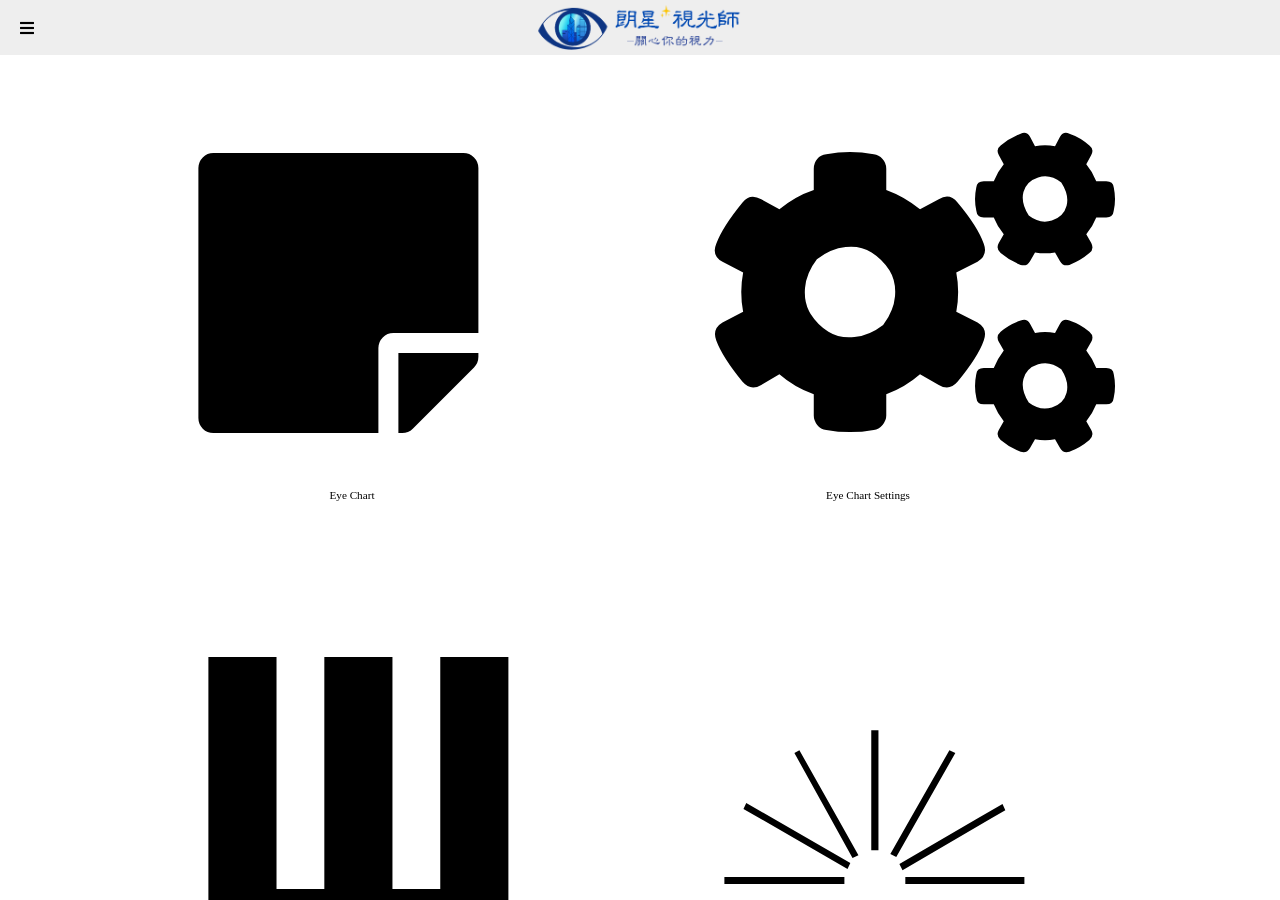
<file: www/index.html>
<!doctype html>
<html lang="en">

<head>
    <title>Title</title>
    <!-- Required meta tags -->
    <meta charset="utf-8">
    <meta name="viewport" content="width=device-width, height=device-height, initial-scale=1, maximum-scale=1, user-scalable=no">
    <style>
        @font-face {
            font-family: "Essilor";
            src: url(./essilor/Essilor.ttf);
        }
        
        .navbar img {
            height: 5vh;
            position: fixed;
            display: block;
            top: 0;
            left: 0;
            transform: translateX(calc(50vw - 50%));
            padding: 5px;
        }
        
        .navbar {
            background-color: #EEE;
            height: calc(5vh + 10px);
        }
        
        .navbar i {
            padding: calc((5vh - 6px) / 2);
        }
        
        iframe {
            display: inline-block;
            width: 100vw;
            height: 95vh;
            overflow: hidden;
            position: fixed;
            left: 0;
        }
        
        body {
            margin: 0;
        }
        
        .navlist {
            width: 80vw;
            top: 0;
            left: 0;
            height: 100vh;
            transform: translateX(-80vw);
            -webkit-transform: translateX(-80vw);
            background-color: rgb(231, 231, 231);
            transition-duration: 500ms;
            transition-timing-function: ease-in-out;
            display: inline-block;
            z-index: 10;
            position: fixed;
        }
        
        .navlist.active {
            transform: translateX(0);
            -webkit-transform: translateX(0);
        }
        
        .navlist .fa-times {
            font-size: 5vh;
            right: 0;
            position: absolute;
            padding: 10px;
        }
        
        .navlist>img {
            height: 5vh;
            position: fixed;
            display: block;
            left: 0;
            transform: translateX(calc(40vw - 50%));
            padding: 5px;
        }
        
        .navlist ul {
            position: fixed;
            display: block;
            top: 6vh;
            transform: translateX(calc(5vw));
            padding: 5px;
            list-style: none;
        }
        
        .navlist a {
            color: black;
            text-decoration: none;
        }
        
        .navlist li {
            padding: 5px;
        }
        
        .navlist li a {
            font-size: 4vw;
            line-height: 100%;
        }
        
        .navlist li a i {
            font-size: 4vw;
            width: calc(5vw + 10px);
            -webkit-font-smoothing: antialiased;
            display: inline-block;
            font-style: normal;
            font-variant: normal;
            text-rendering: auto;
            line-height: 1;
        }
        
        .navlist li a i.E::before {
            font-family: "Essilor";
            content: "\e932";
        }
        
        .navlist li a i.Astigmatism::before {
            font-family: "Essilor";
            content: "\e92d";
        }
        
        .navlist li a i.C::before {
            font-family: "Essilor";
            content: "\e930";
        }
        
        .navlist li a i img {
            width: 4vw;
        }
        
        .navlist li a i.AMD::before {
            font-family: "Essilor";
            content: "\e931";
        }
        
        .overlay {
            display: none;
        }
        
        .overlay.active {
            width: 100vw;
            height: 100vh;
            position: fixed;
            z-index: 9;
            display: block;
        }
    </style>
    <link rel="stylesheet" href="fa/css/all.css">
</head>

<body>
    <div class="navlist">
        <i class="fa fa-times" aria-hidden="true"></i>
        <img src="logo.png" alt="Vision Exam">
        <ul>
            <li>
                <a href="eyechart.html" target="content-frame">
                    <i class="fa fa-sticky-note" aria-hidden="true"></i> Eye Chart</a>
            </li>
            <li>
                <a href="settings.html" target="content-frame">
                    <i class="fa fa-cogs" aria-hidden="true"></i> Eye Chart Settings</a>
            </li>
            <li>
                <a href="./essilor/VisualAcuity.html" target="content-frame">
                    <i class="E"></i> Visual Acuity</a>
            </li>
            <li>
                <a href="./essilor/Astigmatism.html" target="content-frame">
                    <i class="Astigmatism"></i> Astigmatism</a>
            </li>
            <li>
                <a href="./essilor/LightSensitivity.html" target="content-frame">
                    <i class="C"></i> Light Sensitivity</a>
            </li>
            <li>
                <a href="./essilor/NearVision.html" target="content-frame">
                    <i class="NearVision"><img src="./essilor/icon_viewtest-closest1.png" alt=""></i> Near Vision 1</a>
            </li>
            <li>
                <a href="./essilor/NearVision2.html" target="content-frame">
                    <i class="NearVision2"><img src="./essilor/icon_viewtest-closest.png" alt=""></i> Near Vision 2</a>
            </li>
            <li>
                <a href="./essilor/ColorVision.html" target="content-frame">
                    <i class="ColorVision"><img src="./essilor/icon_viewtest-colors.png" alt=""></i> Color Vision</a>
            </li>
            <li>
                <a href="./essilor/AMD.html" target="content-frame">
                    <i class="AMD"></i> AMD</a>
            </li>
        </ul>
    </div>
    <div class="overlay">
    </div>
    <div class="navbar">
        <i class="fa fa-bars" aria-hidden="true"></i>
        <a href="catalog.html" target="content-frame"><img src="logo.png" alt="Vision Exam"></a>

    </div>
    <iframe src="catalog.html" id="content-frame" name="content-frame" frameborder="0"></iframe>
    <!-- Optional JavaScript -->
    <!-- jQuery first, then Popper.js, then Bootstrap JS -->
    <script src="jquery.min.js"></script>
    <script>
        var active = false;

        function togglenavlist() {
            active = !active;
            if (active) {
                $(".navlist").addClass("active");
                $(".overlay").addClass("active");
            } else {
                $(".navlist").removeClass("active");
                $(".overlay").removeClass("active");
            }
        }
        $(".navbar i").click(function() {
            $(".navlist").addClass("active");
            $(".overlay").addClass("active");
        })
        $(".navlist a").click(function() {
            $(".navlist").removeClass("active");
            $(".overlay").removeClass("active");
        })
        $(".overlay").click(function() {
            $(".navlist").removeClass("active");
            $(".overlay").removeClass("active");
        })
        $(".navlist>i").click(function() {
            $(".navlist").removeClass("active");
            $(".overlay").removeClass("active");
        })
    </script>
</body>

</html>
</file>
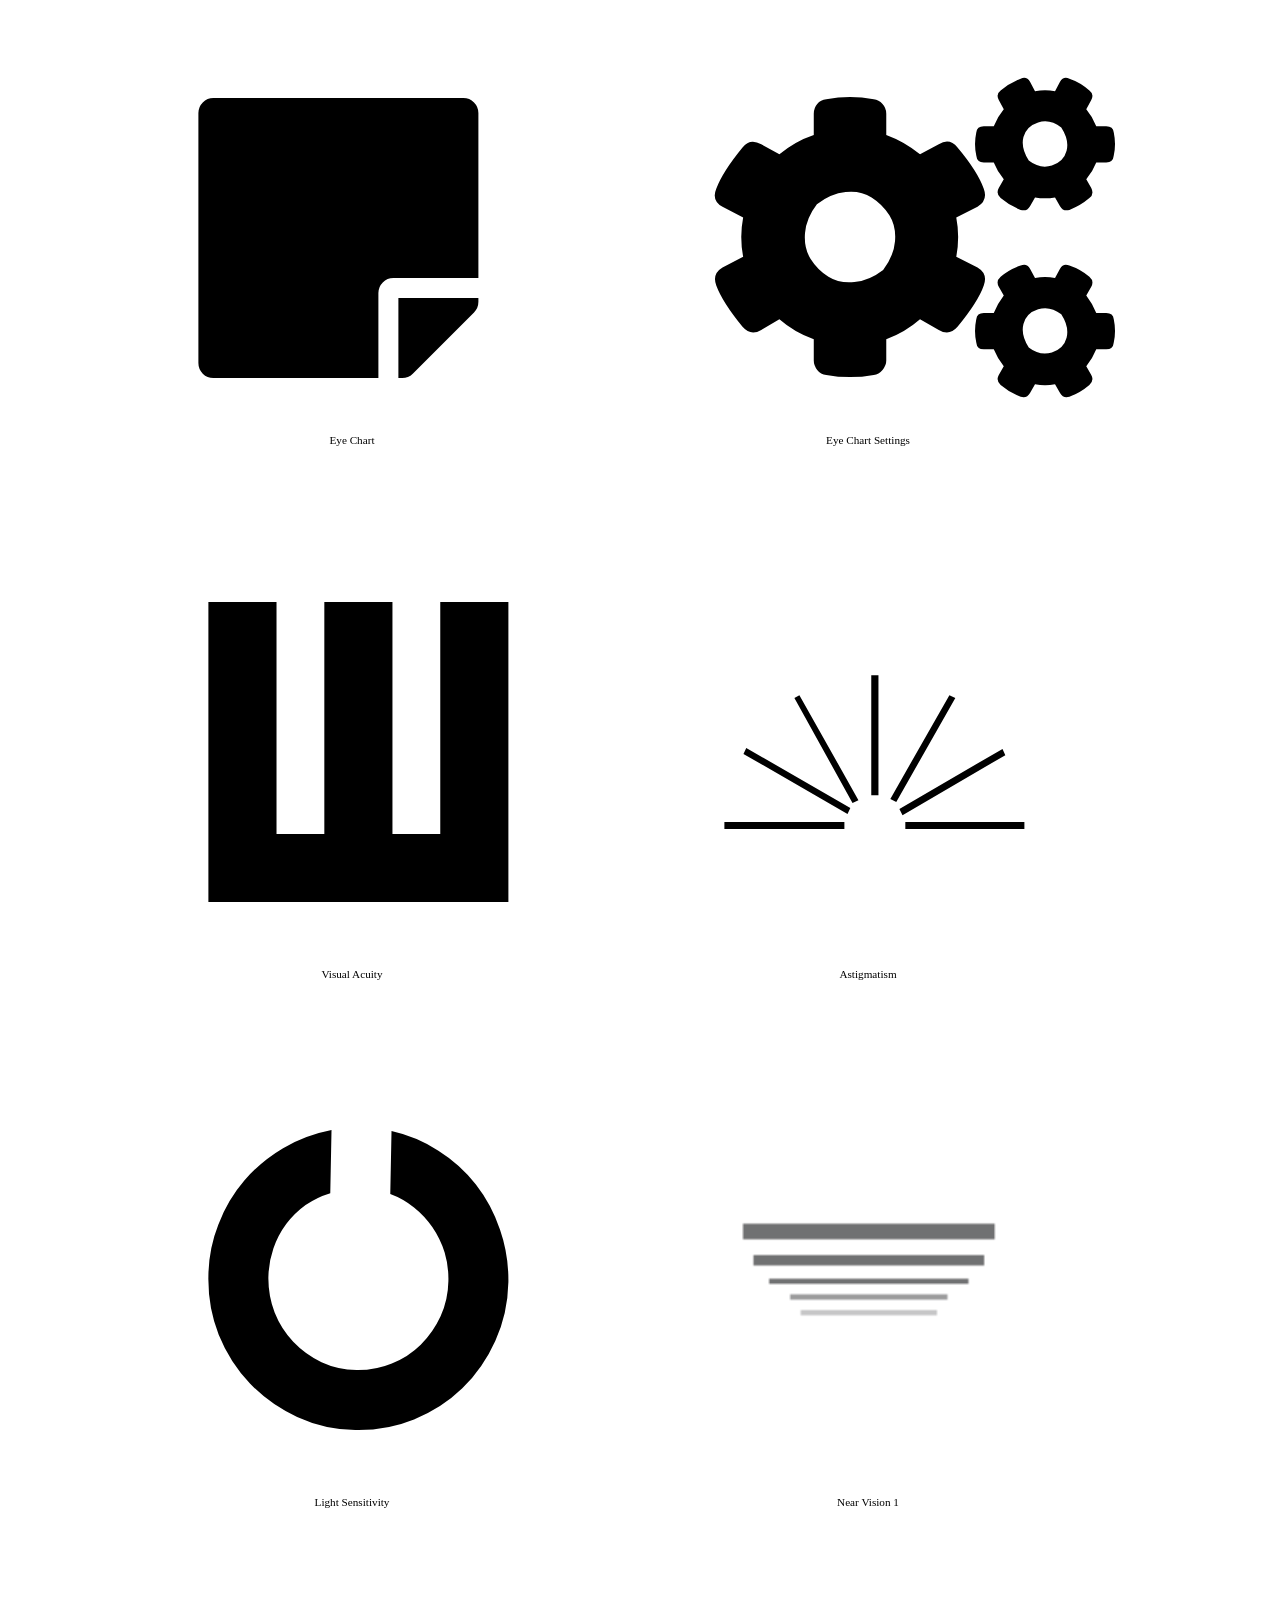
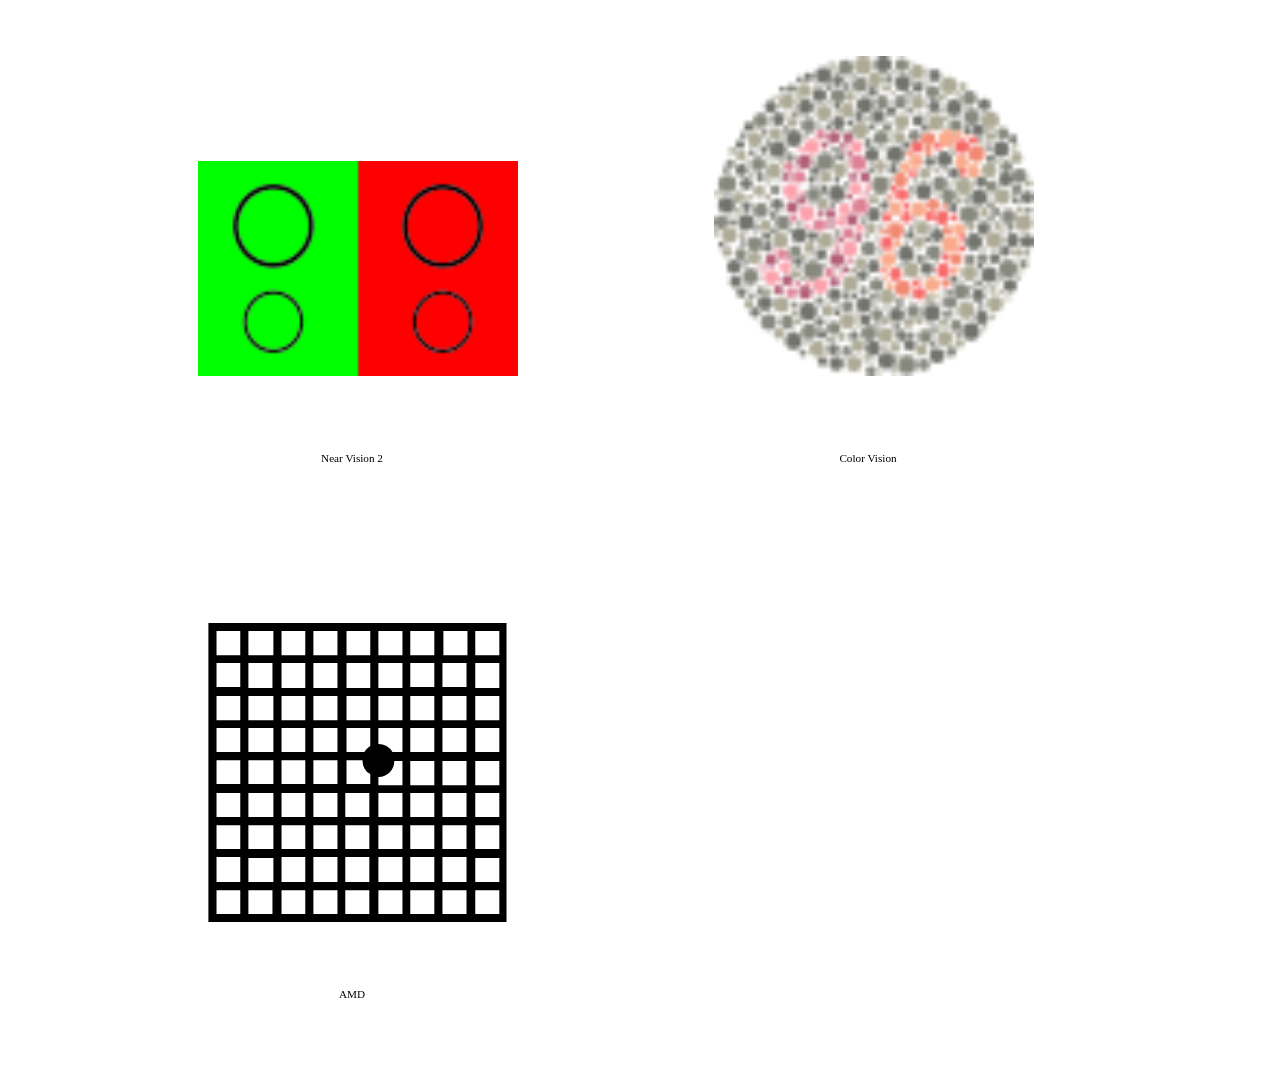
<file: www/catalog.html>
<!doctype html>
<html lang="en">

<head>
    <title>Title</title>
    <!-- Required meta tags -->
    <meta charset="utf-8">
    <meta name="viewport" content="width=device-width, initial-scale=1, shrink-to-fit=no">
    <style>
        @font-face {
            font-family: 'Font Awesome 5 Free';
            font-style: normal;
            font-weight: 400;
            font-display: block;
            src: url("./fa/webfonts/fa-regular-400.eot");
            src: url("./fa/webfonts/fa-regular-400.eot?#iefix") format("embedded-opentype"), url("./fa/webfonts/fa-regular-400.woff2") format("woff2"), url("./fa/webfonts/fa-regular-400.woff") format("woff"), url("./fa/webfonts/fa-regular-400.ttf") format("truetype"), url("./fa/webfonts/fa-regular-400.svg#fontawesome") format("svg");
        }
        
        @font-face {
            font-family: "Essilor";
            src: url(./essilor/Essilor.ttf);
        }
        
        a {
            font-size: 0.7em;
            padding: 3vw;
            max-width: 30vw;
            text-align: center;
            color: black;
            text-decoration: none;
        }
        
        li a i.E::before {
            font-family: "Essilor";
            content: "\e932";
        }
        
        li a i.Astigmatism::before {
            font-family: "Essilor";
            content: "\e92d";
        }
        
        li a i.C::before {
            font-family: "Essilor";
            content: "\e930";
        }
        
        li a i.AMD::before {
            font-family: "Essilor";
            content: "\e931";
        }
        
        .cogs::before {
            font-family: 'Font Awesome 5 Free';
            content: "\f085";
            font-weight: 900;
        }
        
        .sticky-note::before {
            font-family: 'Font Awesome 5 Free';
            content: "\f249";
            font-weight: 900;
        }
        
        ul {
            list-style: none;
            padding: 0;
            width: 85vw;
            overflow: hidden;
            margin: 0;
        }
        
        i {
            font-style: normal;
            width: 30vw;
            font-size: 25vw;
            transform: translateX(-5vw);
        }
        
        img {
            width: 25vw;
        }
        
        li {
            width: 30vw;
            height: calc(30vw + 1em);
            overflow: visible;
            display: inline-block;
            padding: 5vw;
        }
        
        a>div {
            text-align: center;
        }
        
        body {
            margin: 0;
        }
        
        body>div {
            width: fit-content;
            transform: translateX(calc(50vw - 50%));
        }
    </style>
    <link rel="stylesheet" href="fa/css/all.css">
    <!-- Bootstrap CSS -->
</head>

<body>
    <div>
        <ul>
            <li>
                <a href="eyechart.html" target="content-frame">
                    <i class="sticky-note" aria-hidden="true"></i><br>
                    <div>Eye Chart</div>
                </a>
            </li>
            <li>
                <a href="settings.html" target="content-frame">
                    <i class="cogs" aria-hidden="true"></i><br>
                    <div>Eye Chart Settings</div>
                </a>
            </li>
            <li>
                <a href="./essilor/VisualAcuity.html" target="content-frame">
                    <i class="E"></i><br>
                    <div>Visual Acuity</div>
                </a>
            </li>
            <li>
                <a href="./essilor/Astigmatism.html" target="content-frame">
                    <i class="Astigmatism"></i><br>
                    <div>Astigmatism</div>
                </a>
            </li>
            <li>
                <a href="./essilor/LightSensitivity.html" target="content-frame">
                    <i class="C"></i><br>
                    <div>Light Sensitivity</div>
                </a>
            </li>
            <li>
                <a href="./essilor/NearVision.html" target="content-frame">
                    <i class="NearVision"><img src="./essilor/icon_viewtest-closest1.png" alt=""></i><br>
                    <div>Near Vision 1</div>
                </a>
            </li>
            <li>
                <a href="./essilor/NearVision2.html" target="content-frame">
                    <i class="NearVision2"><img src="./essilor/icon_viewtest-closest.png" alt=""></i><br>
                    <div>Near Vision 2</div>
                </a>
            </li>
            <li>
                <a href="./essilor/ColorVision.html" target="content-frame">
                    <i class="ColorVision"><img src="./essilor/icon_viewtest-colors.png" alt=""></i><br>
                    <div>Color Vision</div>
                </a>
            </li>
            <li>
                <a href="./essilor/AMD.html" target="content-frame">
                    <i class="AMD"></i><br>
                    <div>AMD</div>
                </a>
            </li>
        </ul>
    </div>
</body>

</html>
</file>
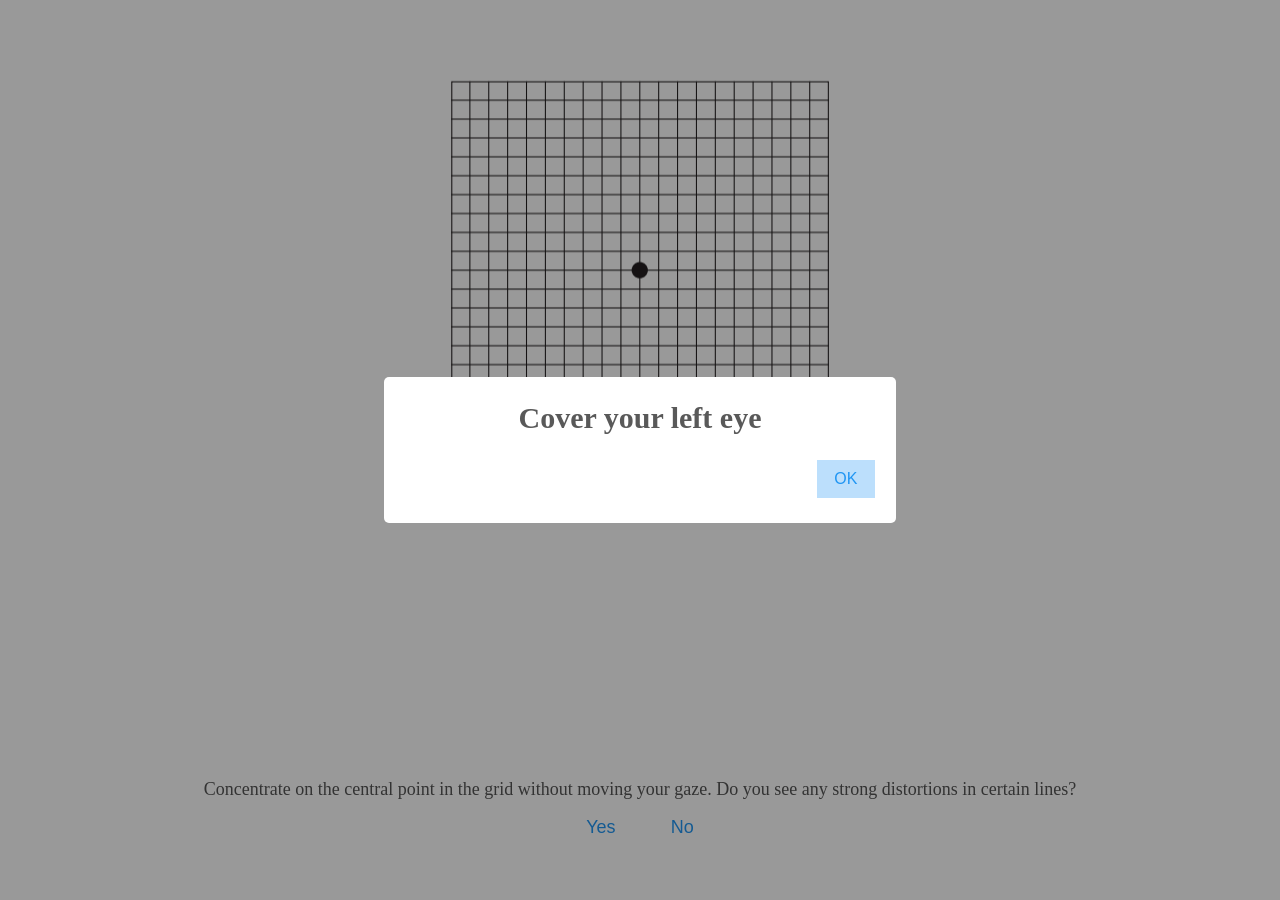
<file: www/essilor/AMD.html>
<!doctype html>
<html lang="en">

<head>
    <title>Title</title>
    <script src="../dist/sweetalert2.all.min.js"></script>
    <link rel="stylesheet" href="../theme-material-ui/material-ui.css">
    <meta charset="utf-8">
    <meta name="viewport" content="width=device-width, height=device-height, initial-scale=1, maximum-scale=1, user-scalable=no">
    <style>
        body {
            margin: 0;
        }
        
        @font-face {
            font-family: "Essilor";
            src: url(Essilor.ttf);
        }
        
        div.main {
            height: 100vh;
            width: 100vw;
        }
        
        div.main img {
            max-width: 90vw;
            max-height: 45vh;
            transform: translate(calc(50vw - 50%), calc(30vh - 50%));
        }
        
        .question {
            position: fixed;
            bottom: 5vh;
            text-align: center;
            width: 100vw;
            margin: 0;
        }
        
        .question button {
            width: fit-content;
        }
    </style>
</head>

<body>
    <div class="main">
        <img src="./testvue-dmla.gif" alt="">
        <div class="swal2-html-container question">Concentrate on the central point in the grid without moving your gaze. Do you see any strong distortions in certain lines?
            <br>
            <button class="swal2-confirm swal2-styled" id="Yes">Yes</button>
            <button class="swal2-confirm swal2-styled" id="No">No</button>
        </div>
    </div>
    <script src="../jquery.min.js"></script>
    <script>
        var nextTest = "./VisualAcuity.html";
        var left = false;
        var right = false;
        Swal.fire("Cover your left eye");
        $("div.question button").click(function() {
            if (!right) {
                right = true;
                Swal.fire("Cover your right eye")
                if (this.id == "Yes") {
                    left = true;
                } else {
                    left = false;
                }
            } else {
                if (this.id == "Yes") {
                    right = true;
                } else {
                    right = false;
                }
                if (left && right) {
                    Swal.fire({
                        title: "You saw distortions in the grid with both eyes.",
                        text: "It's possible that this symptom is potentially linked to age-related macular degeneration (AMD). We encourage you to consult an eye doctor as quickly as possible in order to confirm this result.",
                        icon: "error",
                        confirmButtonText: "Retry",
                        showDenyButton: true,
                        denyButtonText: "Go to next test"
                    }).then((result) => {
                        if (result.isConfirmed) {
                            location.reload();
                        } else if (result.isDenied) {
                            location.href = nextTest;
                        }
                    })
                } else {
                    if (left == right) {
                        Swal.fire({
                            title: "You didn't see any distortions in the grid.",
                            text: "You do not seem to have any symptoms of age-related macular degeneration (AMD). Think about redoing this test regularly to monitor your vision.",
                            icon: "success",
                            confirmButtonText: "Retry",
                            showDenyButton: true,
                            denyButtonText: "Go to next test"
                        }).then((result) => {
                            if (result.isConfirmed) {
                                location.reload();
                            } else if (result.isDenied) {
                                location.href = nextTest;
                            }
                        })
                    } else {
                        Swal.fire({
                            title: "You saw distortions in the grid with one of your eyes.",
                            text: "It's possible that this symptom is potentially linked to age-related macular degeneration (AMD). We encourage you to consult an eye doctor as quickly as possible in order to confirm this result.",
                            icon: "warning",
                            confirmButtonText: "Retry",
                            showDenyButton: true,
                            denyButtonText: "Go to next test"
                        }).then((result) => {
                            if (result.isConfirmed) {
                                location.reload();
                            } else if (result.isDenied) {
                                location.href = nextTest;
                            }
                        })
                    }
                }
            }
        })
    </script>
</body>

</html>
</file>
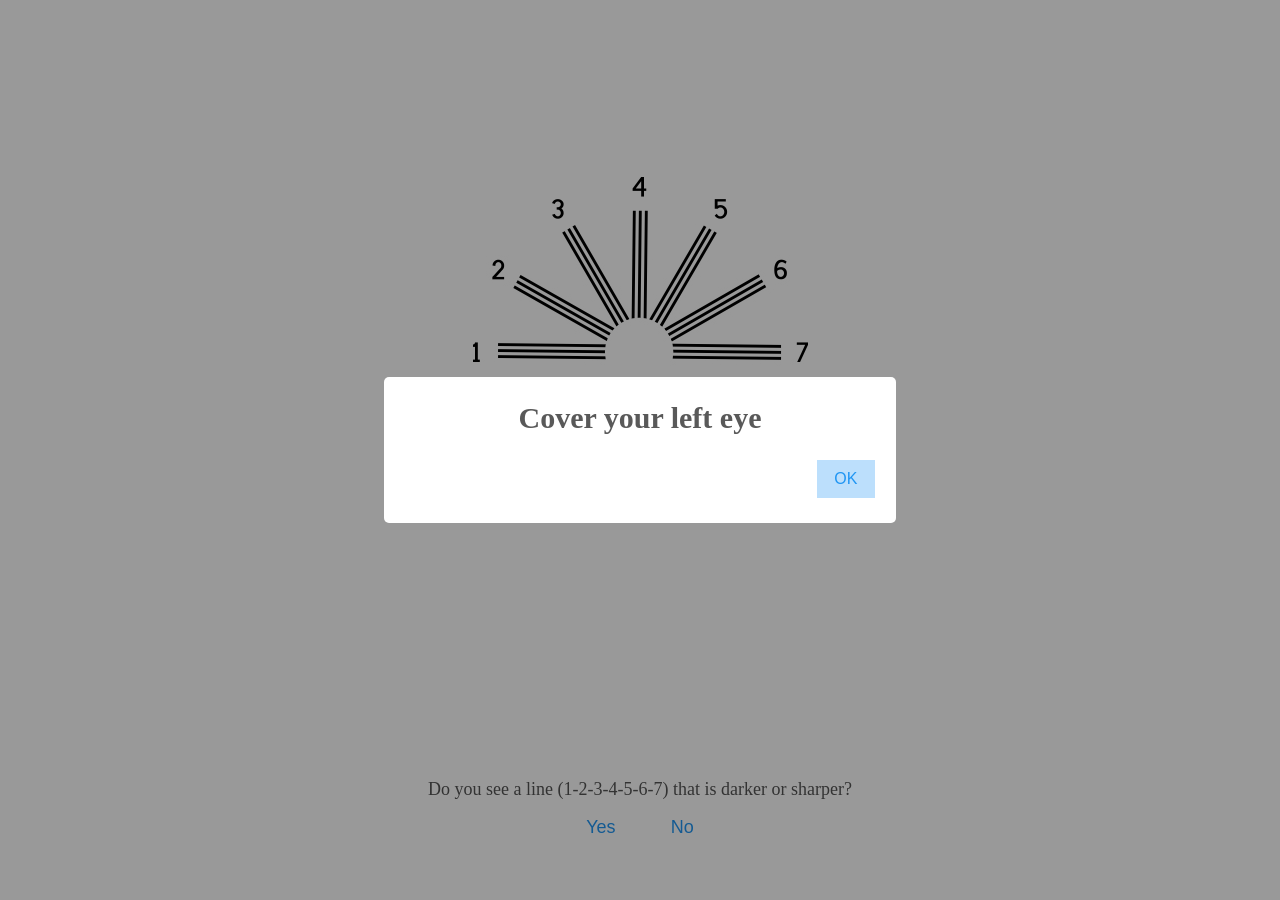
<file: www/essilor/Astigmatism.html>
<!doctype html>
<html lang="en">

<head>
    <title>Title</title>
    <script src="../dist/sweetalert2.all.min.js"></script>
    <link rel="stylesheet" href="../theme-material-ui/material-ui.css">
    <meta charset="utf-8">
    <meta name="viewport" content="width=device-width, height=device-height, initial-scale=1, maximum-scale=1, user-scalable=no">
    <style>
        body {
            margin: 0;
        }
        
        @font-face {
            font-family: "Essilor";
            src: url(Essilor.ttf);
        }
        
        div.main {
            height: 100vh;
            width: 100vw;
        }
        
        div.main img {
            max-width: 90vw;
            max-height: 45vh;
            transform: translate(calc(50vw - 50%), calc(30vh - 50%));
        }
        
        .question {
            position: fixed;
            bottom: 5vh;
            text-align: center;
            width: 100vw;
            margin: 0;
        }
        
        .question button {
            width: fit-content;
        }
    </style>
</head>

<body>
    <div class="main">
        <img src="./testvue-astigmatisme.jpg" alt="">
        <div class="swal2-html-container question">Do you see a line (1-2-3-4-5-6-7) that is darker or sharper?
            <br>
            <button class="swal2-confirm swal2-styled" id="Yes">Yes</button>
            <button class="swal2-confirm swal2-styled" id="No">No</button>
        </div>
    </div>
    <script src="../jquery.min.js"></script>
    <script>
        var nextTest = "./LightSensitivity.html";
        var left = false;
        var right = false;
        Swal.fire("Cover your left eye");
        $("div.question button").click(function() {
            if (!right) {
                right = true;
                Swal.fire("Cover your right eye")
                if (this.id == "Yes") {
                    left = true;
                } else {
                    left = false;
                }
            } else {
                if (this.id == "Yes") {
                    right = true;
                } else {
                    right = false;
                }
                if (left && right) {
                    Swal.fire({
                        title: "You seem to see some lines that are darker than others with both of your eyes.",
                        text: "You could be astigmatic. A vision exam with an eye care professional will enable you to confirm this.",
                        icon: "error",
                        confirmButtonText: "Retry",
                        showDenyButton: true,
                        denyButtonText: "Go to next test"
                    }).then((result) => {
                        if (result.isConfirmed) {
                            location.reload();
                        } else if (result.isDenied) {
                            location.href = nextTest;
                        }
                    })
                } else {
                    if (left == right) {
                        Swal.fire({
                            title: "Congratulations, you don't seem to have an astigmatism problem.",
                            icon: "success",
                            text: "Feel free to redo this test regularly to monitor your vision. However, to verify the health of your eyes, don't hesitate to fix an appointment with an eye care professional.",
                            confirmButtonText: "Retry",
                            showDenyButton: true,
                            denyButtonText: "Go to next test"
                        }).then((result) => {
                            if (result.isConfirmed) {
                                location.reload();
                            } else if (result.isDenied) {
                                location.href = nextTest;
                            }
                        })
                    } else {
                        Swal.fire({
                            title: "You seem to see some lines that are darker than others with one of your eyes.",
                            icon: "warning",
                            text: "You could be astigmatic. We recommend you evaluate your vision with an eye care professional.",
                            confirmButtonText: "Retry",
                            showDenyButton: true,
                            denyButtonText: "Go to next test"
                        }).then((result) => {
                            if (result.isConfirmed) {
                                location.reload();
                            } else if (result.isDenied) {
                                location.href = nextTest;
                            }
                        })
                    }
                }
            }
        })
    </script>
</body>

</html>
</file>
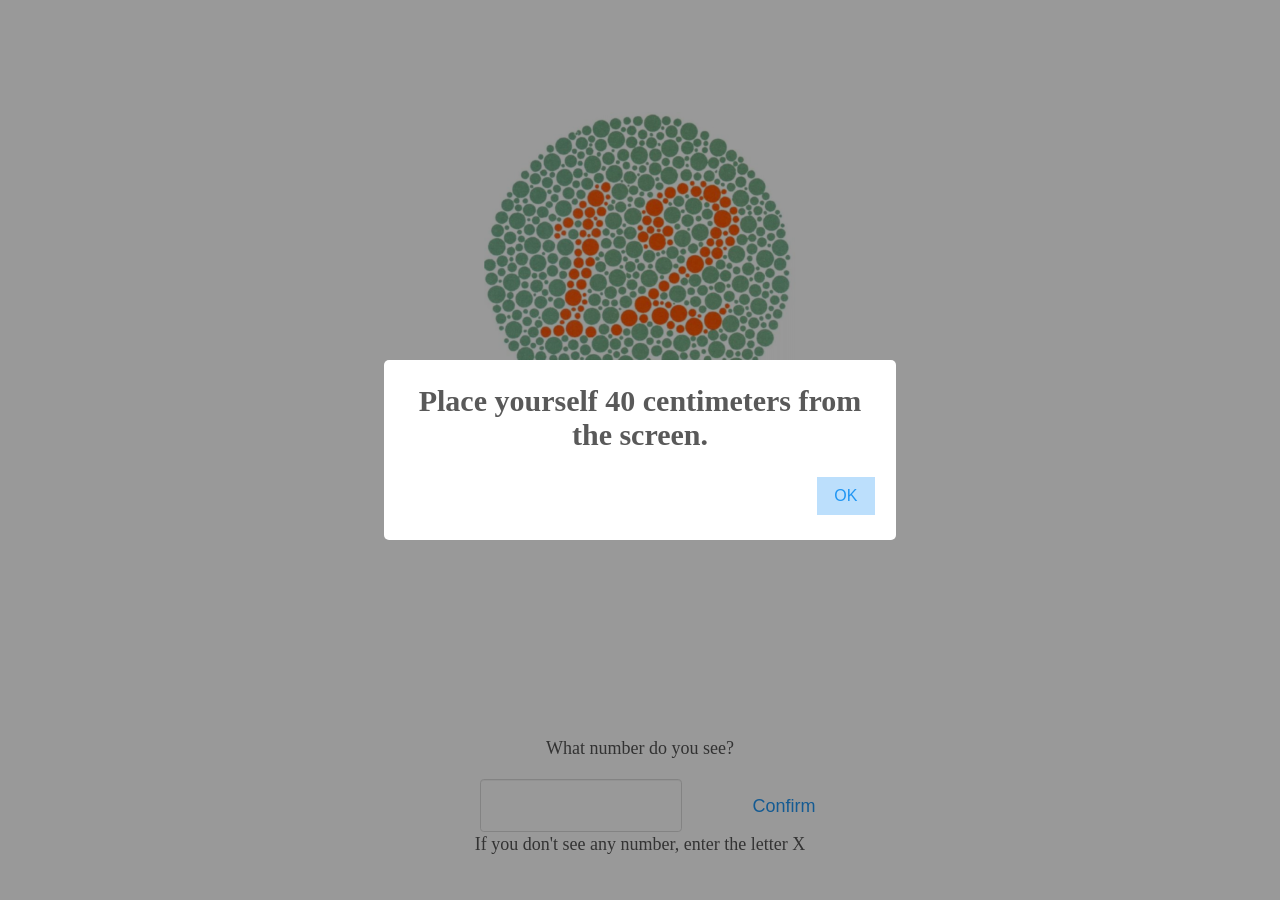
<file: www/essilor/ColorVision.html>
<!doctype html>
<html lang="en">

<head>
    <title>Title</title>
    <script src="../dist/sweetalert2.all.min.js"></script>
    <link rel="stylesheet" href="../theme-material-ui/material-ui.css">
    <meta charset="utf-8">
    <meta name="viewport" content="width=device-width, height=device-height, initial-scale=1, maximum-scale=1, user-scalable=no">
    <style>
        body {
            margin: 0;
        }
        
        @font-face {
            font-family: "Essilor";
            src: url(Essilor.ttf);
        }
        
        div.main {
            height: 100vh;
            width: 100vw;
        }
        
        div.main img {
            max-width: 90vw;
            max-height: 45vh;
            transform: translate(calc(50vw - 50%), calc(30vh - 50%));
        }
        
        .question {
            position: fixed;
            bottom: 5vh;
            text-align: center;
            width: 100vw;
            margin: 0;
        }
        
        .question button {
            width: fit-content;
        }
        
        .question input {
            width: 20vw;
        }
    </style>
</head>

<body>
    <div class="main">
        <div class="content">
            <img src="./visionCouleur1.png" alt="">
        </div>
        <div class="swal2-html-container question">What number do you see?
            <br>
            <input class="swal2-input" type="number" name="" id="">
            <button class="swal2-confirm swal2-styled">Confirm</button>
            <br> If you don't see any number, enter the letter X
        </div>
    </div>
    <script src="../jquery.min.js" src="VisualAcuity.html"></script>
    <script>
        var nextTest = "./AMD.html";
        var result = true;
        var questionNo = 0;
        var image = ["./visionCouleur1.png", "./visionCouleur2.png", "./visionCouleur3.png", "./visionCouleur4.png", "./visionCouleur5.png", "./visionCouleur6.png"]
        var ans = [12, 29, 15, 97, 16, "X"]
        var message = ["Everyone should see the number 12.",
            "People with normal vision are seeing 29. Those with color deficiency may see 70 or nothing.",
            "People with normal vision are seeing 15. Those with color deficiency may see 17 or nothing.",
            "People with normal vision are seeing 97. Those with color deficiency may see nothing.",
            "People with normal vision are seeing 16. Those with color deficiency may see nothing.",
            "People with normal vision are seeing nothing. Those with color deficiency may see a 5."
        ]

        function showresult() {
            if (result) {
                Swal.fire({
                    title: "Congratulations, you don't seem to have a color perception problem.",
                    icon: "success",
                    text: "Feel free to redo this test regularly to monitor your vision.",
                    confirmButtonText: "Retry",
                    showDenyButton: true,
                    denyButtonText: "Go to next test"
                }).then((result) => {
                    if (result.isConfirmed) {
                        location.reload();
                    } else if (result.isDenied) {
                        location.href = nextTest;
                    }
                })
            } else {
                Swal.fire({
                    title: "You most likely have some colour vision difficulties.",
                    icon: "error",
                    text: "We recommend you evaluate your vision with an eye care professional.",
                    confirmButtonText: "Retry",
                    showDenyButton: true,
                    denyButtonText: "Go to next test"
                }).then((result) => {
                    if (result.isConfirmed) {
                        location.reload();
                    } else if (result.isDenied) {
                        location.href = nextTest;
                    }
                })
            }
        }

        Swal.fire("Place yourself 40 centimeters from the screen.");
        $("div.content img").attr("src", image[questionNo])
        $("div.question button").click(function() {
            if (ans[questionNo] == $("input").val().trim().toUpperCase()) {
                Swal.fire({
                    title: "Your answer is correct.",
                    icon: "success",
                    text: message[questionNo],
                    confirmButtonText: "Next",
                    preConfirm: function() {
                        if (questionNo == 6) {
                            showresult();
                        }
                    }
                })
            } else {
                result = false;
                Swal.fire({
                    title: "Your answer is incorrect.",
                    icon: "error",
                    text: message[questionNo],
                    confirmButtonText: "Next",
                    preConfirm: function() {
                        if (questionNo == 6) {
                            showresult();
                        }
                    }
                })
            }
            $("input").val("");
            questionNo++;
            $("div.content img").attr("src", image[questionNo])
        })
    </script>
</body>

</html>
</file>
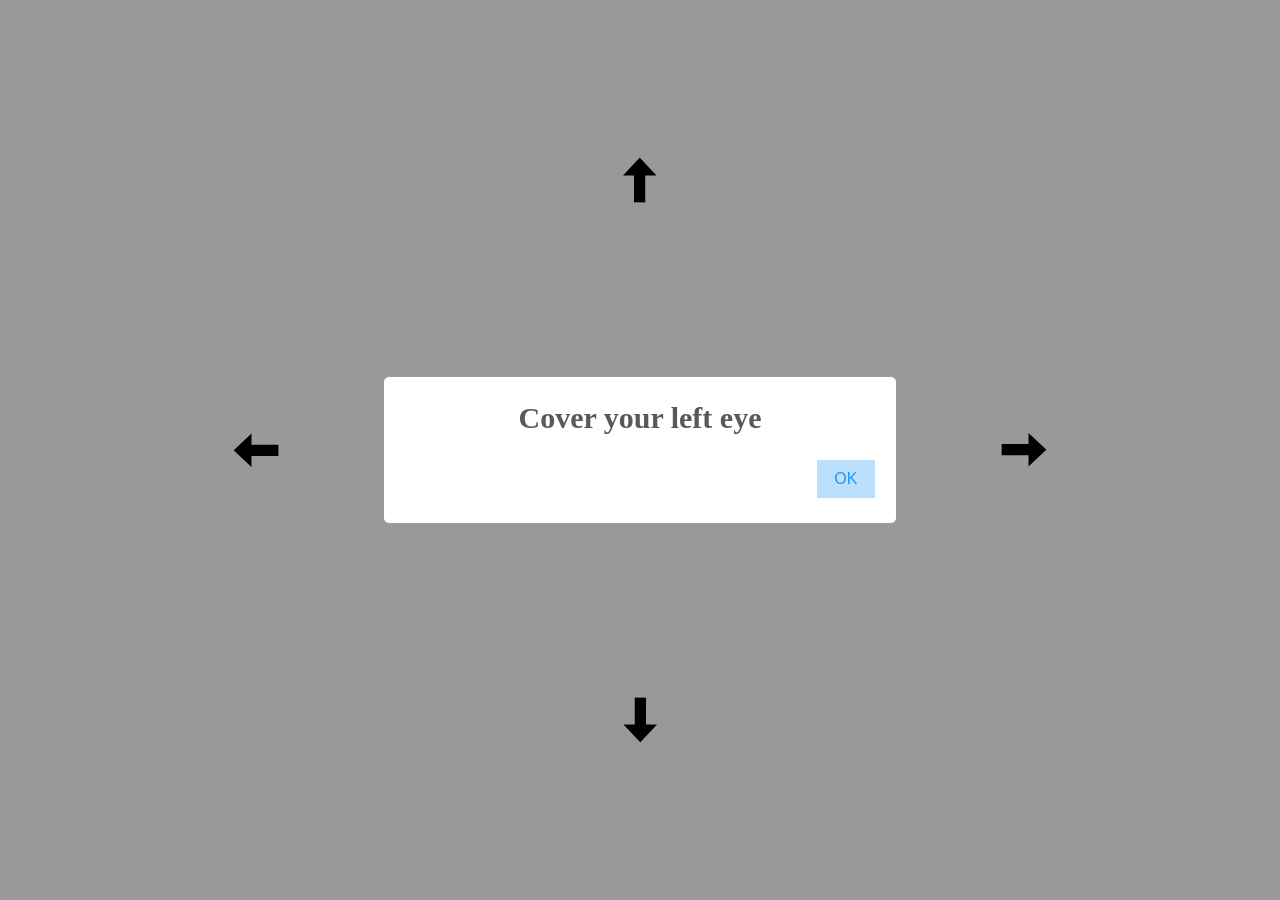
<file: www/essilor/LightSensitivity.html>
<!doctype html>
<html lang="en">

<head>
    <title>Title</title>
    <script src="../dist/sweetalert2.all.min.js"></script>
    <link rel="stylesheet" href="../theme-material-ui/material-ui.css">
    <link rel="stylesheet" href="../theme-material-ui/material-ui.css">
    <meta charset="utf-8">
    <meta name="viewport" content="width=device-width, height=device-height, initial-scale=1, maximum-scale=1, user-scalable=no">
    <style>
        body {
            margin: 0;
        }
        
        @font-face {
            font-family: "Essilor";
            src: url(Essilor.ttf);
        }
        
        div.main span {
            font-family: "Essilor";
            font-size: 3em;
        }
        
        div.main span.button#top {
            font-size: 3em;
            position: fixed;
            transform: translate(calc(50vw - 50%), calc(20vh - 50%));
        }
        
        div.main span.button#bottom {
            font-size: 3em;
            position: fixed;
            transform: translate(calc(50vw - 50%), calc(80vh - 50%));
        }
        
        div.main span.button#left {
            font-size: 3em;
            position: fixed;
            transform: translate(calc(20vw - 50%), calc(50vh - 50%));
        }
        
        div.main span.button#right {
            font-size: 3em;
            position: fixed;
            transform: translate(calc(80vw - 50%), calc(50vh - 50%));
        }
        
        div.main span.button#top::before {
            content: "\e93f";
        }
        
        div.main span.button#left::before {
            content: "\e93d";
        }
        
        div.main span.button#right::before {
            content: "\e93e";
        }
        
        div.main span.button#bottom::before {
            content: "\e940";
        }
        
        div.main span.char::before {
            content: "\e930";
        }
        
        div.main span.char {
            font-size: 3em;
            position: fixed;
            width: fit-content;
            height: fit-content;
        }
        
        div.main {
            height: 100vh;
            width: 100vw;
        }
    </style>
</head>

<body>
    <div class="main">
        <span class="button" id="top"></span>
        <span class="button" id="left"></span>
        <span class="button" id="right"></span>
        <span class="button" id="bottom"></span>
        <span class="char"></span>
    </div>
    <script src="../jquery.min.js"></script>
    <script>
        var nextTest = "./NearVision.html";
        var level = 0;
        var fail = 0;
        var direction = {
            top: 0,
            left: 1,
            right: 2,
            bottom: 3
        };
        var leftPass = false;
        var rightEye = false;
        var directionstyle = ["translate(calc(50vw - 50%), calc(50vh - 50%))",
            "rotate(270deg) translate(calc(50% - 50vh), calc(50vw - 50%))",
            "rotate(90deg) translate(calc(50vh - 50%), calc(50% - 50vw))",
            "rotate(180deg) translate(calc(50% - 50vw), calc(50% - 50vh))"
        ]
        var currentdirection = 0;
        var fontsize = ["#444", "#666", "#888", "#AAA", "#BBB", "#CCC"];
        Swal.fire("Cover your left eye");
        generatelevel();

        function generatelevel() {
            do {
                var randnum = (Math.floor(Math.random() * 999)) % 4;
            } while (currentdirection == randnum);
            currentdirection = randnum;
            $(".char").css("color", fontsize[level])
            $(".char").css("transform", directionstyle[currentdirection])
        }

        $(".button").click(function() {
            // alert(direction[this.id])
            if (direction[this.id] == currentdirection) {
                level++;
                if (level == 6) {
                    leftPass = true;
                    level = 0;
                    Swal.fire("Cover your right eye")
                    if (rightEye) {
                        result(true)
                    }
                    rightEye = true;
                }
                fail = 0;
            } else {
                fail++;
                if (fail == 3) {
                    level = 0;
                    fail = 0;
                    leftPass = false;
                    Swal.fire("Cover your right eye")
                    if (rightEye) {
                        result(false)
                    }
                    rightEye = true;
                }
            }
            generatelevel();
        })

        function result(param) {
            console.log(param);
            console.log(leftPass);
            if (param && leftPass) {
                Swal.fire({
                    title: "Congratulations, your sensitivity to contrasts in both eyes seems good.",
                    icon: "success",
                    text: "Feel free to redo this test regularly to monitor your vision. However, to verify the health of your eyes, don't hesitate to fix an appointment with an eye care professional.",
                    confirmButtonText: "Retry",
                    showDenyButton: true,
                    denyButtonText: "Go to next test"
                }).then((result) => {
                    if (result.isConfirmed) {
                        location.reload();
                    } else if (result.isDenied) {
                        location.href = nextTest;
                    }
                })

            } else {
                if (param == leftPass) {

                    Swal.fire({
                        title: "You have difficulties in seeing subtle contrasts with both eyes.",
                        icon: "error",
                        text: "We recommend you do a vision test with an eye care professional.",
                        confirmButtonText: "Retry",
                        showDenyButton: true,
                        denyButtonText: "Go to next test"
                    }).then((result) => {
                        if (result.isConfirmed) {
                            location.reload();
                        } else if (result.isDenied) {
                            location.href = nextTest;
                        }
                    })
                } else {
                    Swal.fire({
                        title: "You seem to have difficulties in seeing subtle contrasts with one of your eyes.",
                        icon: "warning",
                        text: "We recommend you do a vision test with an eye care professional.",
                        confirmButtonText: "Retry",
                        showDenyButton: true,
                        denyButtonText: "Go to next test"
                    }).then((result) => {
                        if (result.isConfirmed) {
                            location.reload();
                        } else if (result.isDenied) {
                            location.href = nextTest;
                        }
                    })
                }
            }
        }
    </script>
</body>

</html>
</file>
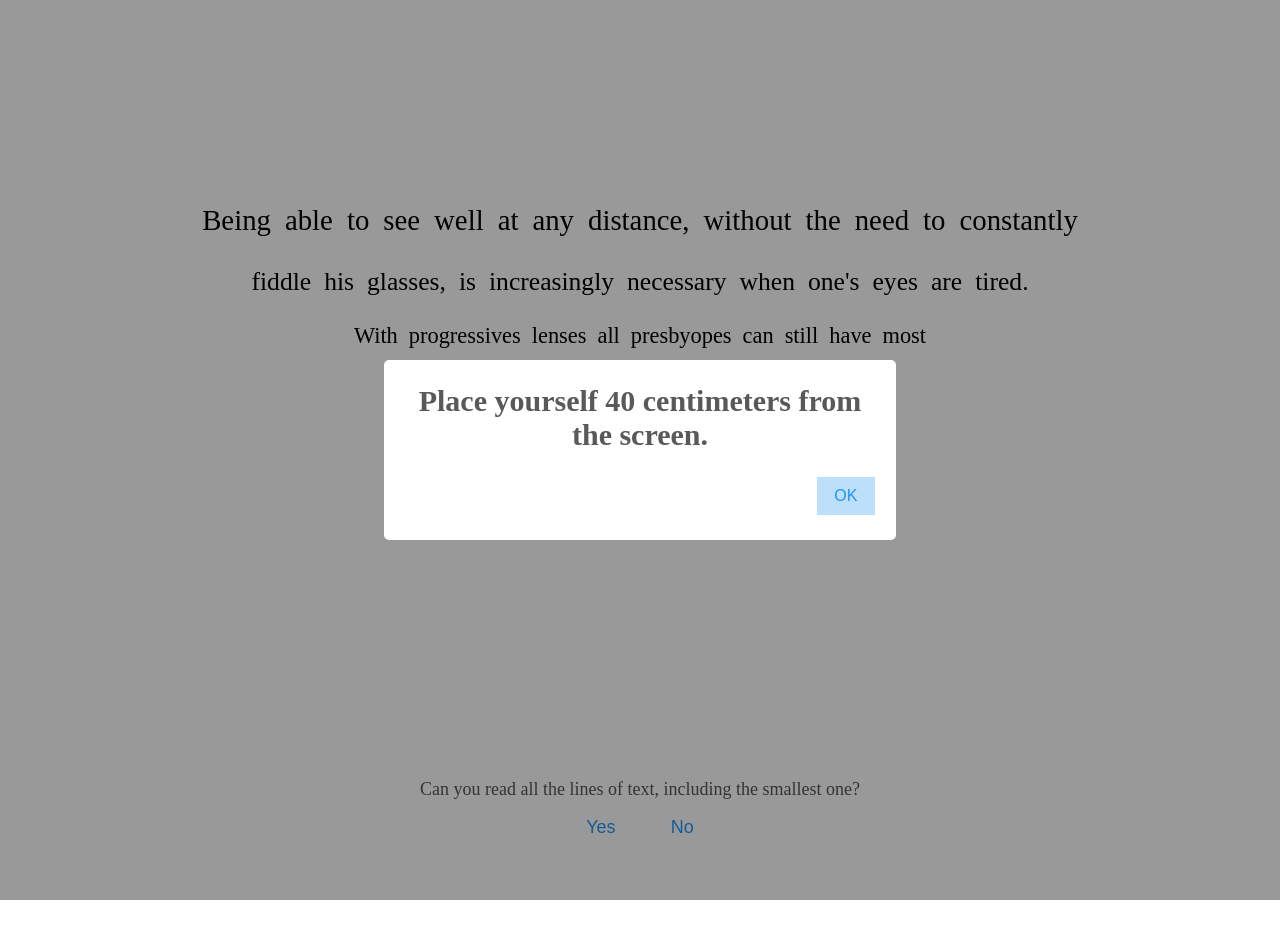
<file: www/essilor/NearVision.html>
<!doctype html>
<html lang="en">

<head>
    <title>Title</title>
    <script src="../dist/sweetalert2.all.min.js"></script>
    <link rel="stylesheet" href="../theme-material-ui/material-ui.css">
    <meta charset="utf-8">
    <meta name="viewport" content="width=device-width, height=device-height, initial-scale=1, maximum-scale=1, user-scalable=no">
    <style>
        body {
            margin: 0;
        }
        
        @font-face {
            font-family: "Essilor";
            src: url(Essilor.ttf);
        }
        
        div.main {
            height: 100vh;
            width: 100vw;
        }
        
        div.main div.content {
            transform: translate(calc(50vw - 50%), calc(30vh - 50%));
            text-align: center;
            font-family: "Essilor";
        }
        
        div.content p:nth-child(1) {
            font-size: 1.8em;
        }
        
        div.content p:nth-child(2) {
            font-size: 1.6em;
        }
        
        div.content p:nth-child(3) {
            font-size: 1.4em;
        }
        
        div.content p:nth-child(4) {
            font-size: 1.2em;
        }
        
        .question {
            position: fixed;
            bottom: 5vh;
            text-align: center;
            width: 100vw;
            margin: 0;
        }
        
        .question button {
            width: fit-content;
        }
    </style>
</head>

<body>
    <div class="main">
        <div class="content">
            <p>Being able to see well at any distance, without the need to constantly</p>
            <p>fiddle his glasses, is increasingly necessary when one's eyes are tired.</p>
            <p>With progressives lenses all presbyopes can still have most</p>
            <p>of the visual acuity that they always had.</p>
        </div>
        <div class="swal2-html-container question">Can you read all the lines of text, including the smallest one?
            <br>
            <button class="swal2-confirm swal2-styled" id="Yes">Yes</button>
            <button class="swal2-confirm swal2-styled" id="No">No</button>
        </div>
    </div>
    <script src="../jquery.min.js"></script>
    <script>
        var nextTest = "./NearVision2.html";
        var left = false;
        var right = false;
        Swal.fire("Place yourself 40 centimeters from the screen.");
        $("div.question button").click(function() {
            if (this.id == "Yes") {
                Swal.fire({
                    title: "Congratulations, you can read all the text from 40cm away. You seem to have good near vision.",
                    icon: "success",
                    text: "Feel free to redo this test regularly to monitor your vision. However, if you feel the need to hold a document further away to read, particularly in low light, you probably have presbyopic tendencies. Make an appointment with an eye care professional to do an evalaution of your vision and to find out more about the different corrective solutions available to you.",
                    confirmButtonText: "Retry",
                    showDenyButton: true,
                    denyButtonText: "Go to next test"
                }).then((result) => {
                    if (result.isConfirmed) {
                        location.reload();
                    } else if (result.isDenied) {
                        location.href = nextTest;
                    }
                })
            } else {
                Swal.fire({
                    title: "You can't read all the text from 40cm away.",
                    icon: "error",
                    text: "We recommend you make an appointment with an eye care professional to do an evaluation of your vision and to find out more about the different corrective solutions available to you.",
                    confirmButtonText: "Retry",
                    showDenyButton: true,
                    denyButtonText: "Go to next test"
                }).then((result) => {
                    if (result.isConfirmed) {
                        location.reload();
                    } else if (result.isDenied) {
                        location.href = nextTest;
                    }
                })
            }
        })
    </script>
</body>

</html>
</file>
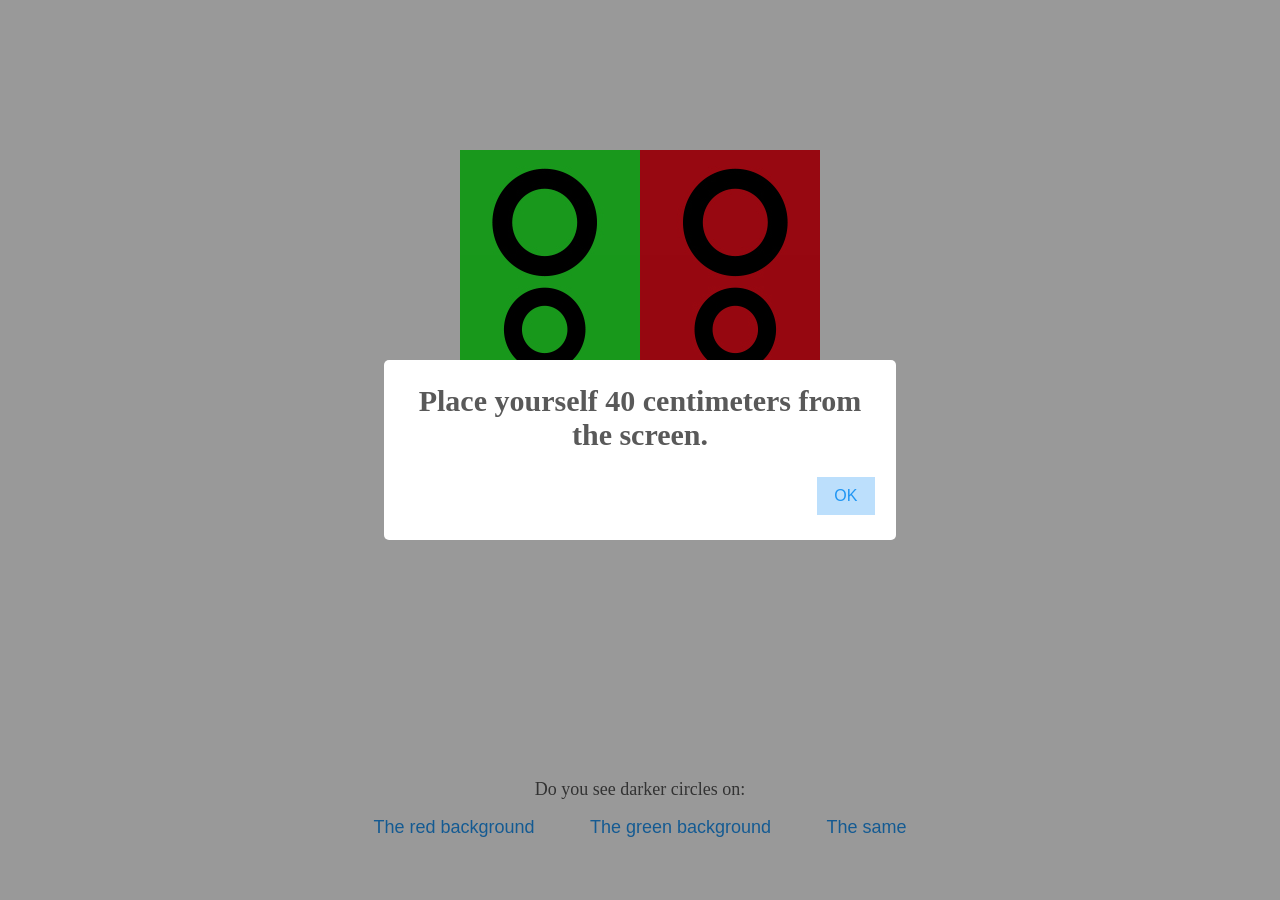
<file: www/essilor/NearVision2.html>
<!doctype html>
<html lang="en">

<head>
    <title>Title</title>
    <script src="../dist/sweetalert2.all.min.js"></script>
    <link rel="stylesheet" href="../theme-material-ui/material-ui.css">
    <meta charset="utf-8">
    <meta name="viewport" content="width=device-width, height=device-height, initial-scale=1, maximum-scale=1, user-scalable=no">
    <style>
        body {
            margin: 0;
        }
        
        @font-face {
            font-family: "Essilor";
            src: url(Essilor.ttf);
        }
        
        div.main {
            height: 100vh;
            width: 100vw;
        }
        
        div.main img {
            max-width: 90vw;
            max-height: 45vh;
            transform: translate(calc(50vw - 50%), calc(30vh - 50%));
        }
        
        .question {
            position: fixed;
            bottom: 5vh;
            text-align: center;
            width: 100vw;
            margin: 0;
        }
        
        .question button {
            width: fit-content;
        }
    </style>
</head>

<body>
    <div class="main">
        <div class="content">
            <img src="./testvue-vision_de_pres.jpg" alt="">
        </div>
        <div class="swal2-html-container question">Do you see darker circles on:
            <br>
            <button class="swal2-confirm swal2-styled" id="red">The red background</button>
            <button class="swal2-confirm swal2-styled" id="green">The green background</button>
            <button class="swal2-confirm swal2-styled" id="same">The same</button>
        </div>
    </div>
    <script src="../jquery.min.js"></script>
    <script>
        var nextTest = "./ColorVision.html";
        var left = false;
        var right = false;
        Swal.fire("Place yourself 40 centimeters from the screen.");
        $("div.question button").click(function() {
            if (this.id == "same") {
                Swal.fire({
                    title: "You are probably not yet presbyopic or you already have the right correction for near vision.",
                    icon: "success",
                    text: "Don't hesitate to do this test regularly to monitor your vision.",
                    confirmButtonText: "Retry",
                    showDenyButton: true,
                    denyButtonText: "Go to next test"
                }).then((result) => {
                    if (result.isConfirmed) {
                        location.reload();
                    } else if (result.isDenied) {
                        location.href = nextTest;
                    }
                })
            } else {
                Swal.fire({
                    title: "Your correction for near vision is probably too strong or you are myopic and have taken your glasses off to do this test.",
                    icon: "error",
                    text: "We recommend you do an eye test with an eye care professional.",
                    confirmButtonText: "Retry",
                    showDenyButton: true,
                    denyButtonText: "Go to next test"
                }).then((result) => {
                    if (result.isConfirmed) {
                        location.reload();
                    } else if (result.isDenied) {
                        location.href = nextTest;
                    }
                })
            }
        })
    </script>
</body>

</html>
</file>
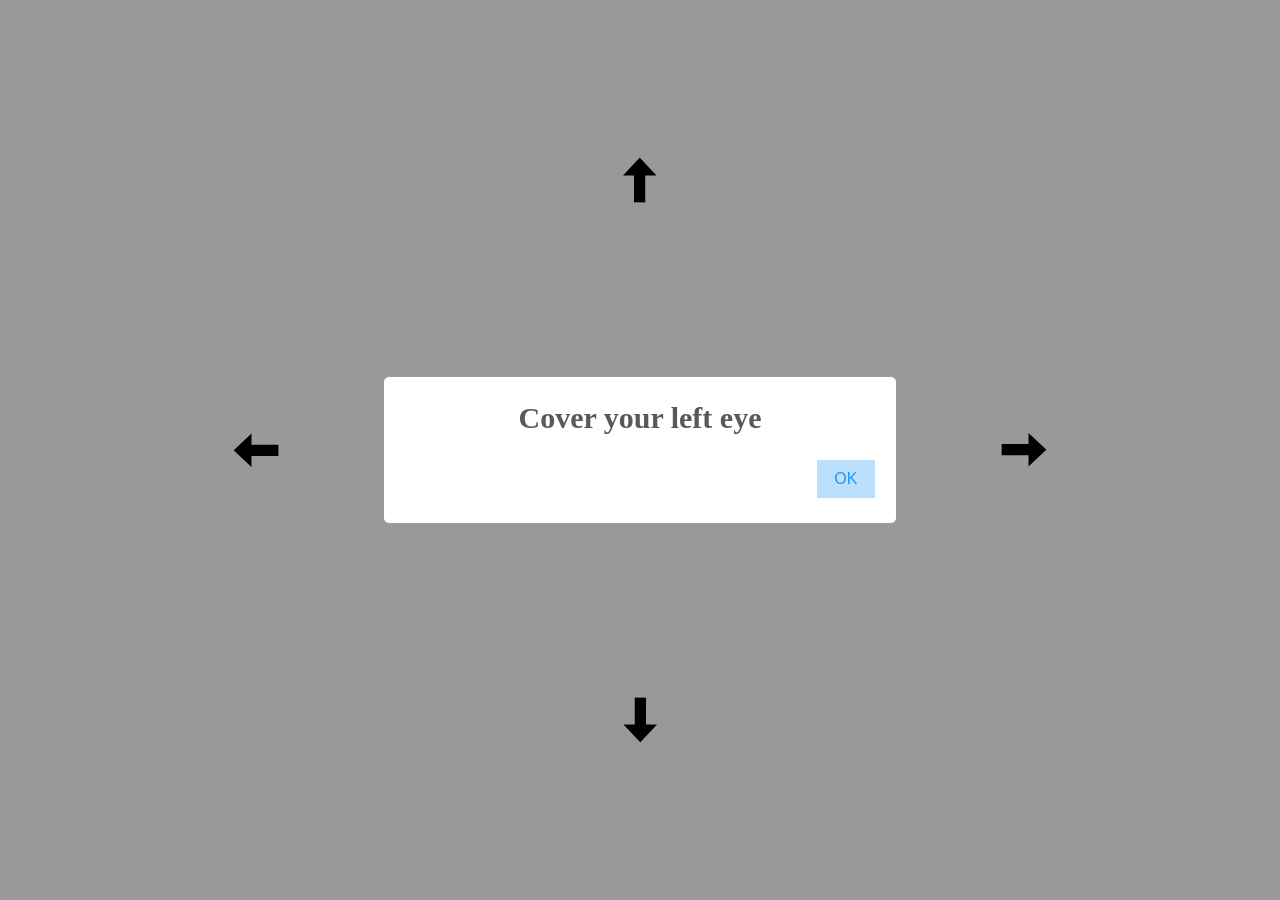
<file: www/essilor/VisualAcuity.html>
<!doctype html>
<html lang="en">

<head>
    <title>Title</title>
    <script src="../dist/sweetalert2.all.min.js"></script>
    <link rel="stylesheet" href="../theme-material-ui/material-ui.css">
    <meta charset="utf-8">
    <meta name="viewport" content="width=device-width, height=device-height, initial-scale=1, maximum-scale=1, user-scalable=no">
    <style>
        body {
            margin: 0;
        }
        
        @font-face {
            font-family: "Essilor";
            src: url(Essilor.ttf);
        }
        
        div.main span {
            font-family: "Essilor";
            font-size: 3em;
        }
        
        div.main span.button#top {
            font-size: 3em;
            position: fixed;
            transform: translate(calc(50vw - 50%), calc(20vh - 50%));
        }
        
        div.main span.button#bottom {
            font-size: 3em;
            position: fixed;
            transform: translate(calc(50vw - 50%), calc(80vh - 50%));
        }
        
        div.main span.button#left {
            font-size: 3em;
            position: fixed;
            transform: translate(calc(20vw - 50%), calc(50vh - 50%));
        }
        
        div.main span.button#right {
            font-size: 3em;
            position: fixed;
            transform: translate(calc(80vw - 50%), calc(50vh - 50%));
        }
        
        div.main span.button#top::before {
            content: "\e93f";
        }
        
        div.main span.button#left::before {
            content: "\e93d";
        }
        
        div.main span.button#right::before {
            content: "\e93e";
        }
        
        div.main span.button#bottom::before {
            content: "\e940";
        }
        
        div.main span.char::before {
            content: "\e932";
        }
        
        div.main span.char {
            font-size: 3em;
            position: fixed;
            width: fit-content;
            height: fit-content;
        }
        
        div.main {
            height: 100vh;
            width: 100vw;
        }
    </style>
</head>

<body>
    <div class="main">
        <span class="button" id="top"></span>
        <span class="button" id="left"></span>
        <span class="button" id="right"></span>
        <span class="button" id="bottom"></span>
        <span class="char"></span>
    </div>
    <script src="../jquery.min.js"></script>
    <script>
        var nextTest = "./Astigmatism.html";
        var level = 0;
        var fail = 0;
        var direction = {
            top: 0,
            left: 1,
            right: 2,
            bottom: 3
        };
        var leftPass = false;
        var rightEye = false;
        var directionstyle = ["translate(calc(50vw - 50%), calc(50vh - 50%))",
            "rotate(270deg) translate(calc(50% - 50vh), calc(50vw - 50%))",
            "rotate(90deg) translate(calc(50vh - 50%), calc(50% - 50vw))",
            "rotate(180deg) translate(calc(50% - 50vw), calc(50% - 50vh))"
        ]
        var currentdirection = 0;
        var fontsize = ["2em", "1.6em", "1.3em", "1em", "0.8em", "0.6em"];
        Swal.fire("Cover your left eye");
        generatelevel();

        function generatelevel() {
            do {
                var randnum = (Math.floor(Math.random() * 999)) % 4;
            } while (currentdirection == randnum);
            currentdirection = randnum;
            $(".char").css("font-size", fontsize[level])
            $(".char").css("transform", directionstyle[currentdirection])
        }

        $(".button").click(function() {
            // alert(direction[this.id])
            if (direction[this.id] == currentdirection) {
                level++;
                if (level == 6) {
                    leftPass = true;
                    level = 0;
                    Swal.fire("Cover your right eye")
                    if (rightEye) {
                        result(true)
                    }
                    rightEye = true;
                }
                fail = 0;
            } else {
                fail++;
                if (fail == 3) {
                    level = 0;
                    fail = 0;
                    leftPass = false;
                    Swal.fire("Cover your right eye")
                    if (rightEye) {
                        result(false)
                    }
                    rightEye = true;
                }
            }
            generatelevel();
        })

        function result(param) {
            console.log(param);
            console.log(leftPass);
            if (param && leftPass) {
                Swal.fire({
                    title: "Congratulations, your visual acuity seems good in both eyes.",
                    text: "Feel free to redo this test regularly to monitor your vision. However, to verify the health of your eyes, don't hesitate to fix an appointment with an eye care professional.",
                    icon: "success",
                    confirmButtonText: "Retry",
                    showDenyButton: true,
                    denyButtonText: "Go to next test"
                }).then((result) => {
                    if (result.isConfirmed) {
                        location.reload();
                    } else if (result.isDenied) {
                        location.href = nextTest;
                    }
                })

            } else {
                if (param == leftPass) {

                    Swal.fire({
                        title: "You seem to have difficulties recognising small characters with both eyes.",
                        text: "We recommend you have a vision exam with an eye care professional.",
                        icon: "error",
                        confirmButtonText: "Retry",
                        showDenyButton: true,
                        denyButtonText: "Go to next test"
                    }).then((result) => {
                        if (result.isConfirmed) {
                            location.reload();
                        } else if (result.isDenied) {
                            location.href = nextTest;
                        }
                    })
                } else {
                    Swal.fire({
                        title: "You seem to have difficulties recognising small characters with one of your eyes.",
                        text: "We recommend you have a vision exam with an eye care professional.",
                        icon: "warning",
                        confirmButtonText: "Retry",
                        showDenyButton: true,
                        denyButtonText: "Go to next test"
                    }).then((result) => {
                        if (result.isConfirmed) {
                            location.reload();
                        } else if (result.isDenied) {
                            location.href = nextTest;
                        }
                    })
                }
            }
        }
    </script>
</body>

</html>
</file>
<file: www/theme-material-ui/material-ui.css>
/*
* @sweetalert2/themes v5.0.2
* Released under the MIT License.
*/

.swal2-popup.swal2-toast {
  box-sizing: border-box;
  grid-column: 1/4 !important;
  grid-row: 1/4 !important;
  grid-template-columns: 1fr 99fr 1fr;
  padding: 1em;
  overflow-y: hidden;
  background: #fff;
  box-shadow: 0 0 0.625em #d9d9d9;
  pointer-events: all;
}
.swal2-popup.swal2-toast > * {
  grid-column: 2;
}
.swal2-popup.swal2-toast .swal2-title {
  margin: 1em;
  padding: 0;
  font-size: 1em;
  text-align: initial;
}
.swal2-popup.swal2-toast .swal2-loading {
  justify-content: center;
}
.swal2-popup.swal2-toast .swal2-input {
  height: 2em;
  margin: 0.5em;
  font-size: 1em;
}
.swal2-popup.swal2-toast .swal2-validation-message {
  font-size: 1em;
}
.swal2-popup.swal2-toast .swal2-footer {
  margin: 0.5em 0 0;
  padding: 0.5em 0 0;
  font-size: 0.8em;
}
.swal2-popup.swal2-toast .swal2-close {
  grid-column: 3/3;
  grid-row: 1/99;
  align-self: center;
  width: 0.8em;
  height: 0.8em;
  margin: 0;
  font-size: 2em;
}
.swal2-popup.swal2-toast .swal2-html-container {
  margin: 1em;
  padding: 0;
  font-size: 1em;
  text-align: initial;
}
.swal2-popup.swal2-toast .swal2-html-container:empty {
  padding: 0;
}
.swal2-popup.swal2-toast .swal2-loader {
  grid-column: 1;
  grid-row: 1/99;
  align-self: center;
  width: 2em;
  height: 2em;
  margin: 0.25em;
}
.swal2-popup.swal2-toast .swal2-icon {
  grid-column: 1;
  grid-row: 1/99;
  align-self: center;
  width: 2em;
  min-width: 2em;
  height: 2em;
  margin: 0 0.5em 0 0;
}
.swal2-popup.swal2-toast .swal2-icon .swal2-icon-content {
  display: flex;
  align-items: center;
  font-size: 1.8em;
  font-weight: bold;
}
.swal2-popup.swal2-toast .swal2-icon.swal2-success .swal2-success-ring {
  width: 2em;
  height: 2em;
}
.swal2-popup.swal2-toast .swal2-icon.swal2-error [class^=swal2-x-mark-line] {
  top: 0.875em;
  width: 1.375em;
}
.swal2-popup.swal2-toast .swal2-icon.swal2-error [class^=swal2-x-mark-line][class$=left] {
  left: 0.3125em;
}
.swal2-popup.swal2-toast .swal2-icon.swal2-error [class^=swal2-x-mark-line][class$=right] {
  right: 0.3125em;
}
.swal2-popup.swal2-toast .swal2-actions {
  justify-content: flex-start;
  height: auto;
  margin: 0;
  margin-top: 0.3125em;
  padding: 0;
}
.swal2-popup.swal2-toast .swal2-styled {
  margin: 0.25em 0.5em;
  padding: 0.4em 0.6em;
  font-size: 1em;
}
.swal2-popup.swal2-toast .swal2-styled:focus {
  box-shadow: 0 0 0 1px #fff, 0 0 0 3px rgba(100, 150, 200, 0.5);
}
.swal2-popup.swal2-toast .swal2-success {
  border-color: #a5dc86;
}
.swal2-popup.swal2-toast .swal2-success [class^=swal2-success-circular-line] {
  position: absolute;
  width: 1.6em;
  height: 3em;
  transform: rotate(45deg);
  border-radius: 50%;
}
.swal2-popup.swal2-toast .swal2-success [class^=swal2-success-circular-line][class$=left] {
  top: -0.8em;
  left: -0.5em;
  transform: rotate(-45deg);
  transform-origin: 2em 2em;
  border-radius: 4em 0 0 4em;
}
.swal2-popup.swal2-toast .swal2-success [class^=swal2-success-circular-line][class$=right] {
  top: -0.25em;
  left: 0.9375em;
  transform-origin: 0 1.5em;
  border-radius: 0 4em 4em 0;
}
.swal2-popup.swal2-toast .swal2-success .swal2-success-ring {
  width: 2em;
  height: 2em;
}
.swal2-popup.swal2-toast .swal2-success .swal2-success-fix {
  top: 0;
  left: 0.4375em;
  width: 0.4375em;
  height: 2.6875em;
}
.swal2-popup.swal2-toast .swal2-success [class^=swal2-success-line] {
  height: 0.3125em;
}
.swal2-popup.swal2-toast .swal2-success [class^=swal2-success-line][class$=tip] {
  top: 1.125em;
  left: 0.1875em;
  width: 0.75em;
}
.swal2-popup.swal2-toast .swal2-success [class^=swal2-success-line][class$=long] {
  top: 0.9375em;
  right: 0.1875em;
  width: 1.375em;
}
.swal2-popup.swal2-toast .swal2-success.swal2-icon-show .swal2-success-line-tip {
  -webkit-animation: swal2-toast-animate-success-line-tip 0.75s;
          animation: swal2-toast-animate-success-line-tip 0.75s;
}
.swal2-popup.swal2-toast .swal2-success.swal2-icon-show .swal2-success-line-long {
  -webkit-animation: swal2-toast-animate-success-line-long 0.75s;
          animation: swal2-toast-animate-success-line-long 0.75s;
}
.swal2-popup.swal2-toast.swal2-show {
  -webkit-animation: swal2-toast-show 0.5s;
          animation: swal2-toast-show 0.5s;
}
.swal2-popup.swal2-toast.swal2-hide {
  -webkit-animation: swal2-toast-hide 0.1s forwards;
          animation: swal2-toast-hide 0.1s forwards;
}

.swal2-container {
  display: grid;
  position: fixed;
  z-index: 1060;
  top: 0;
  right: 0;
  bottom: 0;
  left: 0;
  box-sizing: border-box;
  grid-template-areas: "top-start     top            top-end" "center-start  center         center-end" "bottom-start  bottom-center  bottom-end" "gap gap gap";
  grid-template-rows: auto auto auto 0.625em;
  height: 100%;
  padding: 0.625em 0.625em 0;
  overflow-x: hidden;
  transition: background-color 0.1s;
  -webkit-overflow-scrolling: touch;
}
.swal2-container::after {
  content: "";
  grid-column: 1/4;
  grid-row: 4;
  height: 0.625em;
}
.swal2-container.swal2-backdrop-show, .swal2-container.swal2-noanimation {
  background: rgba(0, 0, 0, 0.4);
}
.swal2-container.swal2-backdrop-hide {
  background: transparent !important;
}
.swal2-container.swal2-top-start, .swal2-container.swal2-center-start, .swal2-container.swal2-bottom-start {
  grid-template-columns: minmax(0, 1fr) auto auto;
}
.swal2-container.swal2-top, .swal2-container.swal2-center, .swal2-container.swal2-bottom {
  grid-template-columns: auto minmax(0, 1fr) auto;
}
.swal2-container.swal2-top-end, .swal2-container.swal2-center-end, .swal2-container.swal2-bottom-end {
  grid-template-columns: auto auto minmax(0, 1fr);
}
.swal2-container.swal2-top-start > .swal2-popup {
  align-self: start;
}
.swal2-container.swal2-top > .swal2-popup {
  grid-column: 2;
  align-self: start;
  justify-self: center;
}
.swal2-container.swal2-top-end > .swal2-popup, .swal2-container.swal2-top-right > .swal2-popup {
  grid-column: 3;
  align-self: start;
  justify-self: end;
}
.swal2-container.swal2-center-start > .swal2-popup, .swal2-container.swal2-center-left > .swal2-popup {
  grid-row: 2;
  align-self: center;
}
.swal2-container.swal2-center > .swal2-popup {
  grid-column: 2;
  grid-row: 2;
  align-self: center;
  justify-self: center;
}
.swal2-container.swal2-center-end > .swal2-popup, .swal2-container.swal2-center-right > .swal2-popup {
  grid-column: 3;
  grid-row: 2;
  align-self: center;
  justify-self: end;
}
.swal2-container.swal2-bottom-start > .swal2-popup, .swal2-container.swal2-bottom-left > .swal2-popup {
  grid-column: 1;
  grid-row: 3;
  align-self: end;
}
.swal2-container.swal2-bottom > .swal2-popup {
  grid-column: 2;
  grid-row: 3;
  justify-self: center;
  align-self: end;
}
.swal2-container.swal2-bottom-end > .swal2-popup, .swal2-container.swal2-bottom-right > .swal2-popup {
  grid-column: 3;
  grid-row: 3;
  align-self: end;
  justify-self: end;
}
.swal2-container.swal2-grow-row > .swal2-popup, .swal2-container.swal2-grow-fullscreen > .swal2-popup {
  grid-column: 1/4;
  width: 100%;
}
.swal2-container.swal2-grow-column > .swal2-popup, .swal2-container.swal2-grow-fullscreen > .swal2-popup {
  grid-row: 1/4;
  align-self: stretch;
}
.swal2-container.swal2-no-transition {
  transition: none !important;
}

.swal2-popup {
  display: none;
  position: relative;
  box-sizing: border-box;
  grid-template-columns: minmax(0, 100%);
  width: 32em;
  max-width: 100%;
  padding: 0 0 1.25em;
  border: none;
  border-radius: 5px;
  background: #fff;
  color: #545454;
  font-family: inherit;
  font-size: 1rem;
}
.swal2-popup:focus {
  outline: none;
}
.swal2-popup.swal2-loading {
  overflow-y: hidden;
}

.swal2-title {
  position: relative;
  max-width: 100%;
  margin: 0;
  padding: 0.8em 1em 0;
  color: #595959;
  font-size: 1.875em;
  font-weight: 600;
  text-align: center;
  text-transform: none;
  word-wrap: break-word;
}

.swal2-actions {
  display: flex;
  z-index: 1;
  box-sizing: border-box;
  flex-wrap: wrap;
  align-items: center;
  justify-content: flex-end;
  width: 100%;
  margin: 1.25em auto 0;
  padding: 0 1em;
}
.swal2-actions:not(.swal2-loading) .swal2-styled[disabled] {
  opacity: 0.4;
}
.swal2-actions:not(.swal2-loading) .swal2-styled:hover {
  background-image: linear-gradient(rgba(33, 150, 243, 0.1), rgba(33, 150, 243, 0.1));
}
.swal2-actions:not(.swal2-loading) .swal2-styled:active {
  background-image: linear-gradient(rgba(33, 150, 243, 0.3), rgba(33, 150, 243, 0.3));
}

.swal2-loader {
  display: none;
  align-items: center;
  justify-content: center;
  width: 2.2em;
  height: 2.2em;
  margin: 0 1.875em;
  -webkit-animation: swal2-rotate-loading 1.5s linear 0s infinite normal;
          animation: swal2-rotate-loading 1.5s linear 0s infinite normal;
  border-width: 0.25em;
  border-style: solid;
  border-radius: 100%;
  border-color: #2778c4 transparent #2778c4 transparent;
}

.swal2-styled {
  margin: 0.3125em;
  padding: 0.625em 1.1em;
  transition: box-shadow 0.1s;
  box-shadow: 0 0 0 3px transparent;
  font-weight: 500;
}
.swal2-styled:not([disabled]) {
  cursor: pointer;
}
.swal2-styled.swal2-confirm {
  border: 0;
  border-radius: 0;
  background: initial;
  background-color: rgba(43, 21, 21, 0);
  color: #2196f3;
  font-size: 1em;
}
.swal2-styled.swal2-confirm:focus {
  box-shadow: none;
}
.swal2-styled.swal2-deny {
  border: 0;
  border-radius: 0;
  background: initial;
  background-color: rgba(43, 21, 21, 0);
  color: #2196f3;
  font-size: 1em;
}
.swal2-styled.swal2-deny:focus {
  box-shadow: none;
}
.swal2-styled.swal2-cancel {
  border: 0;
  border-radius: 0;
  background: initial;
  background-color: rgba(255, 255, 255, 0);
  color: #2196f3;
  font-size: 1em;
}
.swal2-styled.swal2-cancel:focus {
  box-shadow: none;
}
.swal2-styled.swal2-default-outline:focus {
  box-shadow: none;
}
.swal2-styled:focus {
  outline: none;
}
.swal2-styled::-moz-focus-inner {
  border: 0;
}

.swal2-footer {
  justify-content: center;
  margin: 1em 0 0;
  padding: 1em 1em 0;
  border-top: 1px solid #eee;
  color: #545454;
  font-size: 1em;
}

.swal2-timer-progress-bar-container {
  position: absolute;
  right: 0;
  bottom: 0;
  left: 0;
  grid-column: auto !important;
  height: 0.25em;
  overflow: hidden;
  border-bottom-right-radius: 5px;
  border-bottom-left-radius: 5px;
}

.swal2-timer-progress-bar {
  width: 100%;
  height: 0.25em;
  background: rgba(0, 0, 0, 0.2);
}

.swal2-image {
  max-width: 100%;
  margin: 2em auto 1em;
}

.swal2-close {
  z-index: 2;
  align-items: center;
  justify-content: center;
  width: 1.2em;
  height: 1.2em;
  margin-top: 0;
  margin-right: 0;
  margin-bottom: -1.2em;
  padding: 0;
  overflow: hidden;
  transition: color 0.1s, box-shadow 0.1s;
  border: none;
  border-radius: 50%;
  background: transparent;
  color: #ccc;
  font-family: arial;
  font-family: monospace;
  font-size: 2.5em;
  cursor: pointer;
  justify-self: end;
}
.swal2-close:hover {
  transform: none;
  background: #f2f2f2;
  color: #ccc;
}
.swal2-close:focus {
  outline: none;
  box-shadow: inset 0 0 0 3px rgba(100, 150, 200, 0.5);
}
.swal2-close::-moz-focus-inner {
  border: 0;
}

.swal2-html-container {
  z-index: 1;
  justify-content: center;
  margin: 1em 1.6em 0.3em;
  padding: 0;
  overflow: auto;
  color: #545454;
  font-size: 1.125em;
  font-weight: normal;
  line-height: normal;
  text-align: center;
  word-wrap: break-word;
  word-break: break-word;
}

.swal2-input,
.swal2-file,
.swal2-textarea,
.swal2-select,
.swal2-radio,
.swal2-checkbox {
  margin: 1em 2em 0;
}

.swal2-input,
.swal2-file,
.swal2-textarea {
  box-sizing: border-box;
  width: auto;
  transition: border-color 0.1s, box-shadow 0.1s;
  border: 1px solid #d9d9d9;
  border-radius: 0.1875em;
  background: inherit;
  box-shadow: inset 0 1px 1px rgba(0, 0, 0, 0.06), 0 0 0 3px transparent;
  color: inherit;
  font-size: 1.125em;
}
.swal2-input.swal2-inputerror,
.swal2-file.swal2-inputerror,
.swal2-textarea.swal2-inputerror {
  border-color: #f27474 !important;
  box-shadow: 0 0 2px #f27474 !important;
}
.swal2-input:focus,
.swal2-file:focus,
.swal2-textarea:focus {
  border: 1px solid #b4dbed;
  outline: none;
  box-shadow: inset 0 1px 1px rgba(0, 0, 0, 0.06), 0 0 0 3px rgba(100, 150, 200, 0.5);
}
.swal2-input::-moz-placeholder, .swal2-file::-moz-placeholder, .swal2-textarea::-moz-placeholder {
  color: #ccc;
}
.swal2-input:-ms-input-placeholder, .swal2-file:-ms-input-placeholder, .swal2-textarea:-ms-input-placeholder {
  color: #ccc;
}
.swal2-input::placeholder,
.swal2-file::placeholder,
.swal2-textarea::placeholder {
  color: #ccc;
}

.swal2-range {
  margin: 1em 2em 0;
  background: #fff;
}
.swal2-range input {
  width: 80%;
}
.swal2-range output {
  width: 20%;
  color: inherit;
  font-weight: 600;
  text-align: center;
}
.swal2-range input,
.swal2-range output {
  height: 2.625em;
  padding: 0;
  font-size: 1.125em;
  line-height: 2.625em;
}

.swal2-input {
  height: 2.625em;
  padding: 0 0.75em;
}
.swal2-input[type=number] {
  max-width: 10em;
}

.swal2-file {
  width: 75%;
  margin-right: auto;
  margin-left: auto;
  background: inherit;
  font-size: 1.125em;
}

.swal2-textarea {
  height: 6.75em;
  padding: 0.75em;
}

.swal2-select {
  min-width: 50%;
  max-width: 100%;
  padding: 0.375em 0.625em;
  background: inherit;
  color: inherit;
  font-size: 1.125em;
}

.swal2-radio,
.swal2-checkbox {
  align-items: center;
  justify-content: center;
  background: #fff;
  color: inherit;
}
.swal2-radio label,
.swal2-checkbox label {
  margin: 0 0.6em;
  font-size: 1.125em;
}
.swal2-radio input,
.swal2-checkbox input {
  flex-shrink: 0;
  margin: 0 0.4em;
}

.swal2-input-label {
  display: flex;
  justify-content: center;
  margin: 1em auto 0;
}

.swal2-validation-message {
  align-items: center;
  justify-content: center;
  margin: 1em 0 0;
  padding: 0.625em;
  overflow: hidden;
  background: #f0f0f0;
  color: #666666;
  font-size: 1em;
  font-weight: 300;
}
.swal2-validation-message::before {
  content: "!";
  display: inline-block;
  width: 1.5em;
  min-width: 1.5em;
  height: 1.5em;
  margin: 0 0.625em;
  border-radius: 50%;
  background-color: #f27474;
  color: #fff;
  font-weight: 600;
  line-height: 1.5em;
  text-align: center;
}

.swal2-icon {
  position: relative;
  box-sizing: content-box;
  justify-content: center;
  width: 5em;
  height: 5em;
  margin: 2.5em auto 0.6em;
  border: 0.25em solid transparent;
  border-radius: 50%;
  border-color: #000;
  font-family: inherit;
  line-height: 5em;
  cursor: default;
  -webkit-user-select: none;
     -moz-user-select: none;
      -ms-user-select: none;
          user-select: none;
}
.swal2-icon .swal2-icon-content {
  display: flex;
  align-items: center;
  font-size: 3.75em;
}
.swal2-icon.swal2-error {
  border-color: #f27474;
  color: #f27474;
}
.swal2-icon.swal2-error .swal2-x-mark {
  position: relative;
  flex-grow: 1;
}
.swal2-icon.swal2-error [class^=swal2-x-mark-line] {
  display: block;
  position: absolute;
  top: 2.3125em;
  width: 2.9375em;
  height: 0.3125em;
  border-radius: 0.125em;
  background-color: #f27474;
}
.swal2-icon.swal2-error [class^=swal2-x-mark-line][class$=left] {
  left: 1.0625em;
  transform: rotate(45deg);
}
.swal2-icon.swal2-error [class^=swal2-x-mark-line][class$=right] {
  right: 1em;
  transform: rotate(-45deg);
}
.swal2-icon.swal2-error.swal2-icon-show {
  -webkit-animation: swal2-animate-error-icon 0.5s;
          animation: swal2-animate-error-icon 0.5s;
}
.swal2-icon.swal2-error.swal2-icon-show .swal2-x-mark {
  -webkit-animation: swal2-animate-error-x-mark 0.5s;
          animation: swal2-animate-error-x-mark 0.5s;
}
.swal2-icon.swal2-warning {
  border-color: #facea8;
  color: #f8bb86;
}
.swal2-icon.swal2-info {
  border-color: #9de0f6;
  color: #3fc3ee;
}
.swal2-icon.swal2-question {
  border-color: #c9dae1;
  color: #87adbd;
}
.swal2-icon.swal2-success {
  border-color: #a5dc86;
  color: #a5dc86;
}
.swal2-icon.swal2-success [class^=swal2-success-circular-line] {
  position: absolute;
  width: 3.75em;
  height: 7.5em;
  transform: rotate(45deg);
  border-radius: 50%;
}
.swal2-icon.swal2-success [class^=swal2-success-circular-line][class$=left] {
  top: -0.4375em;
  left: -2.0635em;
  transform: rotate(-45deg);
  transform-origin: 3.75em 3.75em;
  border-radius: 7.5em 0 0 7.5em;
}
.swal2-icon.swal2-success [class^=swal2-success-circular-line][class$=right] {
  top: -0.6875em;
  left: 1.875em;
  transform: rotate(-45deg);
  transform-origin: 0 3.75em;
  border-radius: 0 7.5em 7.5em 0;
}
.swal2-icon.swal2-success .swal2-success-ring {
  position: absolute;
  z-index: 2;
  top: -0.25em;
  left: -0.25em;
  box-sizing: content-box;
  width: 100%;
  height: 100%;
  border: 0.25em solid rgba(165, 220, 134, 0.3);
  border-radius: 50%;
}
.swal2-icon.swal2-success .swal2-success-fix {
  position: absolute;
  z-index: 1;
  top: 0.5em;
  left: 1.625em;
  width: 0.4375em;
  height: 5.625em;
  transform: rotate(-45deg);
}
.swal2-icon.swal2-success [class^=swal2-success-line] {
  display: block;
  position: absolute;
  z-index: 2;
  height: 0.3125em;
  border-radius: 0.125em;
  background-color: #a5dc86;
}
.swal2-icon.swal2-success [class^=swal2-success-line][class$=tip] {
  top: 2.875em;
  left: 0.8125em;
  width: 1.5625em;
  transform: rotate(45deg);
}
.swal2-icon.swal2-success [class^=swal2-success-line][class$=long] {
  top: 2.375em;
  right: 0.5em;
  width: 2.9375em;
  transform: rotate(-45deg);
}
.swal2-icon.swal2-success.swal2-icon-show .swal2-success-line-tip {
  -webkit-animation: swal2-animate-success-line-tip 0.75s;
          animation: swal2-animate-success-line-tip 0.75s;
}
.swal2-icon.swal2-success.swal2-icon-show .swal2-success-line-long {
  -webkit-animation: swal2-animate-success-line-long 0.75s;
          animation: swal2-animate-success-line-long 0.75s;
}
.swal2-icon.swal2-success.swal2-icon-show .swal2-success-circular-line-right {
  -webkit-animation: swal2-rotate-success-circular-line 4.25s ease-in;
          animation: swal2-rotate-success-circular-line 4.25s ease-in;
}

.swal2-progress-steps {
  flex-wrap: wrap;
  align-items: center;
  max-width: 100%;
  margin: 1.25em auto;
  padding: 0;
  background: inherit;
  font-weight: 600;
}
.swal2-progress-steps li {
  display: inline-block;
  position: relative;
}
.swal2-progress-steps .swal2-progress-step {
  z-index: 20;
  flex-shrink: 0;
  width: 2em;
  height: 2em;
  border-radius: 2em;
  background: #2778c4;
  color: #fff;
  line-height: 2em;
  text-align: center;
}
.swal2-progress-steps .swal2-progress-step.swal2-active-progress-step {
  background: #2778c4;
}
.swal2-progress-steps .swal2-progress-step.swal2-active-progress-step ~ .swal2-progress-step {
  background: #add8e6;
  color: #fff;
}
.swal2-progress-steps .swal2-progress-step.swal2-active-progress-step ~ .swal2-progress-step-line {
  background: #add8e6;
}
.swal2-progress-steps .swal2-progress-step-line {
  z-index: 10;
  flex-shrink: 0;
  width: 2.5em;
  height: 0.4em;
  margin: 0 -1px;
  background: #2778c4;
}

[class^=swal2] {
  -webkit-tap-highlight-color: transparent;
}

.swal2-show {
  -webkit-animation: swal2-show 0.3s;
          animation: swal2-show 0.3s;
}

.swal2-hide {
  -webkit-animation: swal2-hide 0.15s forwards;
          animation: swal2-hide 0.15s forwards;
}

.swal2-noanimation {
  transition: none;
}

.swal2-scrollbar-measure {
  position: absolute;
  top: -9999px;
  width: 50px;
  height: 50px;
  overflow: scroll;
}

.swal2-rtl .swal2-close {
  margin-right: initial;
  margin-left: 0;
}
.swal2-rtl .swal2-timer-progress-bar {
  right: 0;
  left: auto;
}

@-webkit-keyframes swal2-toast-show {
  0% {
    transform: translateY(-0.625em) rotateZ(2deg);
  }
  33% {
    transform: translateY(0) rotateZ(-2deg);
  }
  66% {
    transform: translateY(0.3125em) rotateZ(2deg);
  }
  100% {
    transform: translateY(0) rotateZ(0deg);
  }
}

@keyframes swal2-toast-show {
  0% {
    transform: translateY(-0.625em) rotateZ(2deg);
  }
  33% {
    transform: translateY(0) rotateZ(-2deg);
  }
  66% {
    transform: translateY(0.3125em) rotateZ(2deg);
  }
  100% {
    transform: translateY(0) rotateZ(0deg);
  }
}
@-webkit-keyframes swal2-toast-hide {
  100% {
    transform: rotateZ(1deg);
    opacity: 0;
  }
}
@keyframes swal2-toast-hide {
  100% {
    transform: rotateZ(1deg);
    opacity: 0;
  }
}
@-webkit-keyframes swal2-toast-animate-success-line-tip {
  0% {
    top: 0.5625em;
    left: 0.0625em;
    width: 0;
  }
  54% {
    top: 0.125em;
    left: 0.125em;
    width: 0;
  }
  70% {
    top: 0.625em;
    left: -0.25em;
    width: 1.625em;
  }
  84% {
    top: 1.0625em;
    left: 0.75em;
    width: 0.5em;
  }
  100% {
    top: 1.125em;
    left: 0.1875em;
    width: 0.75em;
  }
}
@keyframes swal2-toast-animate-success-line-tip {
  0% {
    top: 0.5625em;
    left: 0.0625em;
    width: 0;
  }
  54% {
    top: 0.125em;
    left: 0.125em;
    width: 0;
  }
  70% {
    top: 0.625em;
    left: -0.25em;
    width: 1.625em;
  }
  84% {
    top: 1.0625em;
    left: 0.75em;
    width: 0.5em;
  }
  100% {
    top: 1.125em;
    left: 0.1875em;
    width: 0.75em;
  }
}
@-webkit-keyframes swal2-toast-animate-success-line-long {
  0% {
    top: 1.625em;
    right: 1.375em;
    width: 0;
  }
  65% {
    top: 1.25em;
    right: 0.9375em;
    width: 0;
  }
  84% {
    top: 0.9375em;
    right: 0;
    width: 1.125em;
  }
  100% {
    top: 0.9375em;
    right: 0.1875em;
    width: 1.375em;
  }
}
@keyframes swal2-toast-animate-success-line-long {
  0% {
    top: 1.625em;
    right: 1.375em;
    width: 0;
  }
  65% {
    top: 1.25em;
    right: 0.9375em;
    width: 0;
  }
  84% {
    top: 0.9375em;
    right: 0;
    width: 1.125em;
  }
  100% {
    top: 0.9375em;
    right: 0.1875em;
    width: 1.375em;
  }
}
@-webkit-keyframes swal2-show {
  0% {
    transform: scale(0.7);
  }
  45% {
    transform: scale(1.05);
  }
  80% {
    transform: scale(0.95);
  }
  100% {
    transform: scale(1);
  }
}
@keyframes swal2-show {
  0% {
    transform: scale(0.7);
  }
  45% {
    transform: scale(1.05);
  }
  80% {
    transform: scale(0.95);
  }
  100% {
    transform: scale(1);
  }
}
@-webkit-keyframes swal2-hide {
  0% {
    transform: scale(1);
    opacity: 1;
  }
  100% {
    transform: scale(0.5);
    opacity: 0;
  }
}
@keyframes swal2-hide {
  0% {
    transform: scale(1);
    opacity: 1;
  }
  100% {
    transform: scale(0.5);
    opacity: 0;
  }
}
@-webkit-keyframes swal2-animate-success-line-tip {
  0% {
    top: 1.1875em;
    left: 0.0625em;
    width: 0;
  }
  54% {
    top: 1.0625em;
    left: 0.125em;
    width: 0;
  }
  70% {
    top: 2.1875em;
    left: -0.375em;
    width: 3.125em;
  }
  84% {
    top: 3em;
    left: 1.3125em;
    width: 1.0625em;
  }
  100% {
    top: 2.8125em;
    left: 0.8125em;
    width: 1.5625em;
  }
}
@keyframes swal2-animate-success-line-tip {
  0% {
    top: 1.1875em;
    left: 0.0625em;
    width: 0;
  }
  54% {
    top: 1.0625em;
    left: 0.125em;
    width: 0;
  }
  70% {
    top: 2.1875em;
    left: -0.375em;
    width: 3.125em;
  }
  84% {
    top: 3em;
    left: 1.3125em;
    width: 1.0625em;
  }
  100% {
    top: 2.8125em;
    left: 0.8125em;
    width: 1.5625em;
  }
}
@-webkit-keyframes swal2-animate-success-line-long {
  0% {
    top: 3.375em;
    right: 2.875em;
    width: 0;
  }
  65% {
    top: 3.375em;
    right: 2.875em;
    width: 0;
  }
  84% {
    top: 2.1875em;
    right: 0;
    width: 3.4375em;
  }
  100% {
    top: 2.375em;
    right: 0.5em;
    width: 2.9375em;
  }
}
@keyframes swal2-animate-success-line-long {
  0% {
    top: 3.375em;
    right: 2.875em;
    width: 0;
  }
  65% {
    top: 3.375em;
    right: 2.875em;
    width: 0;
  }
  84% {
    top: 2.1875em;
    right: 0;
    width: 3.4375em;
  }
  100% {
    top: 2.375em;
    right: 0.5em;
    width: 2.9375em;
  }
}
@-webkit-keyframes swal2-rotate-success-circular-line {
  0% {
    transform: rotate(-45deg);
  }
  5% {
    transform: rotate(-45deg);
  }
  12% {
    transform: rotate(-405deg);
  }
  100% {
    transform: rotate(-405deg);
  }
}
@keyframes swal2-rotate-success-circular-line {
  0% {
    transform: rotate(-45deg);
  }
  5% {
    transform: rotate(-45deg);
  }
  12% {
    transform: rotate(-405deg);
  }
  100% {
    transform: rotate(-405deg);
  }
}
@-webkit-keyframes swal2-animate-error-x-mark {
  0% {
    margin-top: 1.625em;
    transform: scale(0.4);
    opacity: 0;
  }
  50% {
    margin-top: 1.625em;
    transform: scale(0.4);
    opacity: 0;
  }
  80% {
    margin-top: -0.375em;
    transform: scale(1.15);
  }
  100% {
    margin-top: 0;
    transform: scale(1);
    opacity: 1;
  }
}
@keyframes swal2-animate-error-x-mark {
  0% {
    margin-top: 1.625em;
    transform: scale(0.4);
    opacity: 0;
  }
  50% {
    margin-top: 1.625em;
    transform: scale(0.4);
    opacity: 0;
  }
  80% {
    margin-top: -0.375em;
    transform: scale(1.15);
  }
  100% {
    margin-top: 0;
    transform: scale(1);
    opacity: 1;
  }
}
@-webkit-keyframes swal2-animate-error-icon {
  0% {
    transform: rotateX(100deg);
    opacity: 0;
  }
  100% {
    transform: rotateX(0deg);
    opacity: 1;
  }
}
@keyframes swal2-animate-error-icon {
  0% {
    transform: rotateX(100deg);
    opacity: 0;
  }
  100% {
    transform: rotateX(0deg);
    opacity: 1;
  }
}
@-webkit-keyframes swal2-rotate-loading {
  0% {
    transform: rotate(0deg);
  }
  100% {
    transform: rotate(360deg);
  }
}
@keyframes swal2-rotate-loading {
  0% {
    transform: rotate(0deg);
  }
  100% {
    transform: rotate(360deg);
  }
}
body.swal2-shown:not(.swal2-no-backdrop):not(.swal2-toast-shown) {
  overflow: hidden;
}
body.swal2-height-auto {
  height: auto !important;
}
body.swal2-no-backdrop .swal2-container {
  background-color: transparent !important;
  pointer-events: none;
}
body.swal2-no-backdrop .swal2-container .swal2-popup {
  pointer-events: all;
}
body.swal2-no-backdrop .swal2-container .swal2-modal {
  box-shadow: 0 0 10px rgba(0, 0, 0, 0.4);
}
@media print {
  body.swal2-shown:not(.swal2-no-backdrop):not(.swal2-toast-shown) {
    overflow-y: scroll !important;
  }
  body.swal2-shown:not(.swal2-no-backdrop):not(.swal2-toast-shown) > [aria-hidden=true] {
    display: none;
  }
  body.swal2-shown:not(.swal2-no-backdrop):not(.swal2-toast-shown) .swal2-container {
    position: static !important;
  }
}
body.swal2-toast-shown .swal2-container {
  box-sizing: border-box;
  width: 360px;
  max-width: 100%;
  background-color: transparent;
  pointer-events: none;
}
body.swal2-toast-shown .swal2-container.swal2-top {
  top: 0;
  right: auto;
  bottom: auto;
  left: 50%;
  transform: translateX(-50%);
}
body.swal2-toast-shown .swal2-container.swal2-top-end, body.swal2-toast-shown .swal2-container.swal2-top-right {
  top: 0;
  right: 0;
  bottom: auto;
  left: auto;
}
body.swal2-toast-shown .swal2-container.swal2-top-start, body.swal2-toast-shown .swal2-container.swal2-top-left {
  top: 0;
  right: auto;
  bottom: auto;
  left: 0;
}
body.swal2-toast-shown .swal2-container.swal2-center-start, body.swal2-toast-shown .swal2-container.swal2-center-left {
  top: 50%;
  right: auto;
  bottom: auto;
  left: 0;
  transform: translateY(-50%);
}
body.swal2-toast-shown .swal2-container.swal2-center {
  top: 50%;
  right: auto;
  bottom: auto;
  left: 50%;
  transform: translate(-50%, -50%);
}
body.swal2-toast-shown .swal2-container.swal2-center-end, body.swal2-toast-shown .swal2-container.swal2-center-right {
  top: 50%;
  right: 0;
  bottom: auto;
  left: auto;
  transform: translateY(-50%);
}
body.swal2-toast-shown .swal2-container.swal2-bottom-start, body.swal2-toast-shown .swal2-container.swal2-bottom-left {
  top: auto;
  right: auto;
  bottom: 0;
  left: 0;
}
body.swal2-toast-shown .swal2-container.swal2-bottom {
  top: auto;
  right: auto;
  bottom: 0;
  left: 50%;
  transform: translateX(-50%);
}
body.swal2-toast-shown .swal2-container.swal2-bottom-end, body.swal2-toast-shown .swal2-container.swal2-bottom-right {
  top: auto;
  right: 0;
  bottom: 0;
  left: auto;
}

.swal2-input.swal2-inputerror {
  background-image: url("data:image/svg+xml;charset=US-ASCII,%3Csvg%20height%3D%2232%22%20style%3D%22overflow%3Avisible%3Benable-background%3Anew%200%200%2032%2032%22%20viewBox%3D%220%200%2032%2032%22%20width%3D%2232%22%20xml%3Aspace%3D%22preserve%22%20xmlns%3D%22http%3A%2F%2Fwww.w3.org%2F2000%2Fsvg%22%20xmlns%3Axlink%3D%22http%3A%2F%2Fwww.w3.org%2F1999%2Fxlink%22%3E%3Cg%3E%3Cg%20id%3D%22Error_1_%22%3E%3Cg%20id%3D%22Error%22%3E%3Ccircle%20cx%3D%2216%22%20cy%3D%2216%22%20id%3D%22BG%22%20r%3D%2216%22%20style%3D%22fill%3A%23D72828%3B%22%2F%3E%3Cpath%20d%3D%22M14.5%2C25h3v-3h-3V25z%20M14.5%2C6v13h3V6H14.5z%22%20id%3D%22Exclamatory_x5F_Sign%22%20style%3D%22fill%3A%23E6E6E6%3B%22%2F%3E%3C%2Fg%3E%3C%2Fg%3E%3C%2Fg%3E%3C%2Fsvg%3E");
  background-repeat: no-repeat;
  background-position: right 3% top 50%;
  background-size: 1em auto, 100%;
}

.swal2-styled[disabled] {
  opacity: 1;
  color: #808080;
}
.swal2-styled:focus {
  background-color: rgba(33, 150, 243, 0.3);
}

.swal2-close {
  font-family: arial;
}

.swal2-select {
  background-image: url("data:image/svg+xml;charset=US-ASCII,%3Csvg%20xmlns%3D%22http%3A%2F%2Fwww.w3.org%2F2000%2Fsvg%22%20width%3D%22292.4%22%20height%3D%22292.4%22%3E%3Cpath%20fill%3D%22%23007CB2%22%20d%3D%22M287%2069.4a17.6%2017.6%200%200%200-13-5.4H18.4c-5%200-9.3%201.8-12.9%205.4A17.6%2017.6%200%200%200%200%2082.2c0%205%201.8%209.3%205.4%2012.9l128%20127.9c3.6%203.6%207.8%205.4%2012.8%205.4s9.2-1.8%2012.8-5.4L287%2095c3.5-3.5%205.4-7.8%205.4-12.8%200-5-1.9-9.2-5.5-12.8z%22%2F%3E%3C%2Fsvg%3E");
  background-repeat: no-repeat, repeat;
  background-position: right 0.7em top 50%, 0 0;
  background-size: 0.65em auto, 100%;
  -webkit-appearance: none;
     -moz-appearance: none;
          appearance: none;
}

.swal2-radio input[type=radio] {
  opacity: 0;
}
.swal2-radio label {
  position: relative;
}
.swal2-radio .swal2-label {
  padding-left: 0.2em;
}
.swal2-radio .swal2-label::before {
  content: "";
  position: absolute;
  top: 0;
  left: 0;
  width: 18px;
  height: 18px;
  border: 2px solid #808080;
  border-radius: 100%;
}

[type=radio]:hover + .swal2-label::before {
  border: 2px solid #2196f3;
}
[type=radio]:checked + .swal2-label::before {
  border: 2px solid #2196f3;
}
[type=radio]:checked + .swal2-label::after {
  content: "";
  position: absolute;
  top: 5px;
  left: 5px;
  width: 12px;
  height: 12px;
  border-radius: 100%;
  background: #2196f3;
}

.swal2-checkbox input {
  position: relative;
  left: 30px;
  width: 40px;
  height: 40px;
  transition: opacity 0.3s, transform 0.2s;
  border-radius: 50%;
  outline: none;
  opacity: 0;
  background-color: #2196f3;
  box-shadow: none;
  -webkit-appearance: none;
     -moz-appearance: none;
          appearance: none;
  pointer-events: none;
}
.swal2-checkbox input:checked, .swal2-checkbox input:indeterminate {
  background-color: #2196f3;
}
.swal2-checkbox input:checked + span::before {
  border-color: #2196f3;
  background-color: #2196f3;
}
.swal2-checkbox input:checked + span::after {
  border-color: #fff;
}
.swal2-checkbox input:indeterminate + span::before {
  border-color: #2196f3;
  background-color: #2196f3;
}
.swal2-checkbox input:indeterminate + span::after {
  transform: translate(-4px, 3px);
  border-left: 0;
  border-color: #2196f3;
}
.swal2-checkbox input:active {
  transform: scale(0);
  transition: transform 0s, opacity 0s;
  opacity: 1;
}
.swal2-checkbox input:active + span::before {
  border-color: #2196f3;
}
.swal2-checkbox input:checked:active + span::before {
  border-color: transparent;
  background-color: #2196f3;
}
.swal2-checkbox input:focus {
  opacity: 0.12;
}
.swal2-checkbox span::before {
  content: "";
  position: relative;
  top: 1px;
  left: -2px;
  box-sizing: border-box;
  width: 18px;
  height: 18px;
  float: left;
  transition: border-color 0.2s, background-color 0.2s;
  border: solid 2px;
  border-radius: 2px;
  border-color: #808080;
  vertical-align: top;
}
.swal2-checkbox span::after {
  content: "";
  position: relative;
  left: -20px;
  width: 10px;
  height: 4px;
  float: left;
  transform: translate(3px, 4px) rotate(-45deg);
  /* stylelint-disable-line */
  border: solid 2px transparent;
  border-top: 0;
  border-right: 0;
}
.swal2-checkbox:hover > input {
  opacity: 0.04;
}
.swal2-checkbox:hover > input:focus {
  opacity: 0.16;
}

[type=range] {
  -webkit-appearance: none;
     -moz-appearance: none;
          appearance: none;
}
[type=range]:focus {
  outline: none;
}
[type=range]::-webkit-slider-runnable-track {
  height: 2px;
  background: #b2dbfb;
}
[type=range]::-moz-range-track {
  height: 2px;
  background: #b2dbfb;
}
[type=range]::-ms-track {
  height: 2px;
  background: #b2dbfb;
}
[type=range]::-webkit-slider-thumb {
  width: 16px;
  height: 16px;
  margin-top: -7px;
  /* stylelint-disable-line */
  border: 0;
  border-radius: 50%;
  background: #2196f3;
  -webkit-appearance: none;
          appearance: none;
}
[type=range]::-moz-range-thumb {
  width: 16px;
  height: 16px;
  margin-top: -7px;
  /* stylelint-disable-line */
  border: 0;
  border-radius: 50%;
  background: #2196f3;
  -moz-appearance: none;
       appearance: none;
}
[type=range]::-ms-thumb {
  width: 16px;
  height: 16px;
  margin-top: -7px;
  /* stylelint-disable-line */
  border: 0;
  border-radius: 50%;
  background: #2196f3;
  appearance: none;
}
[type=range]::-moz-range-progress {
  background: #2196f3;
}
</file>
